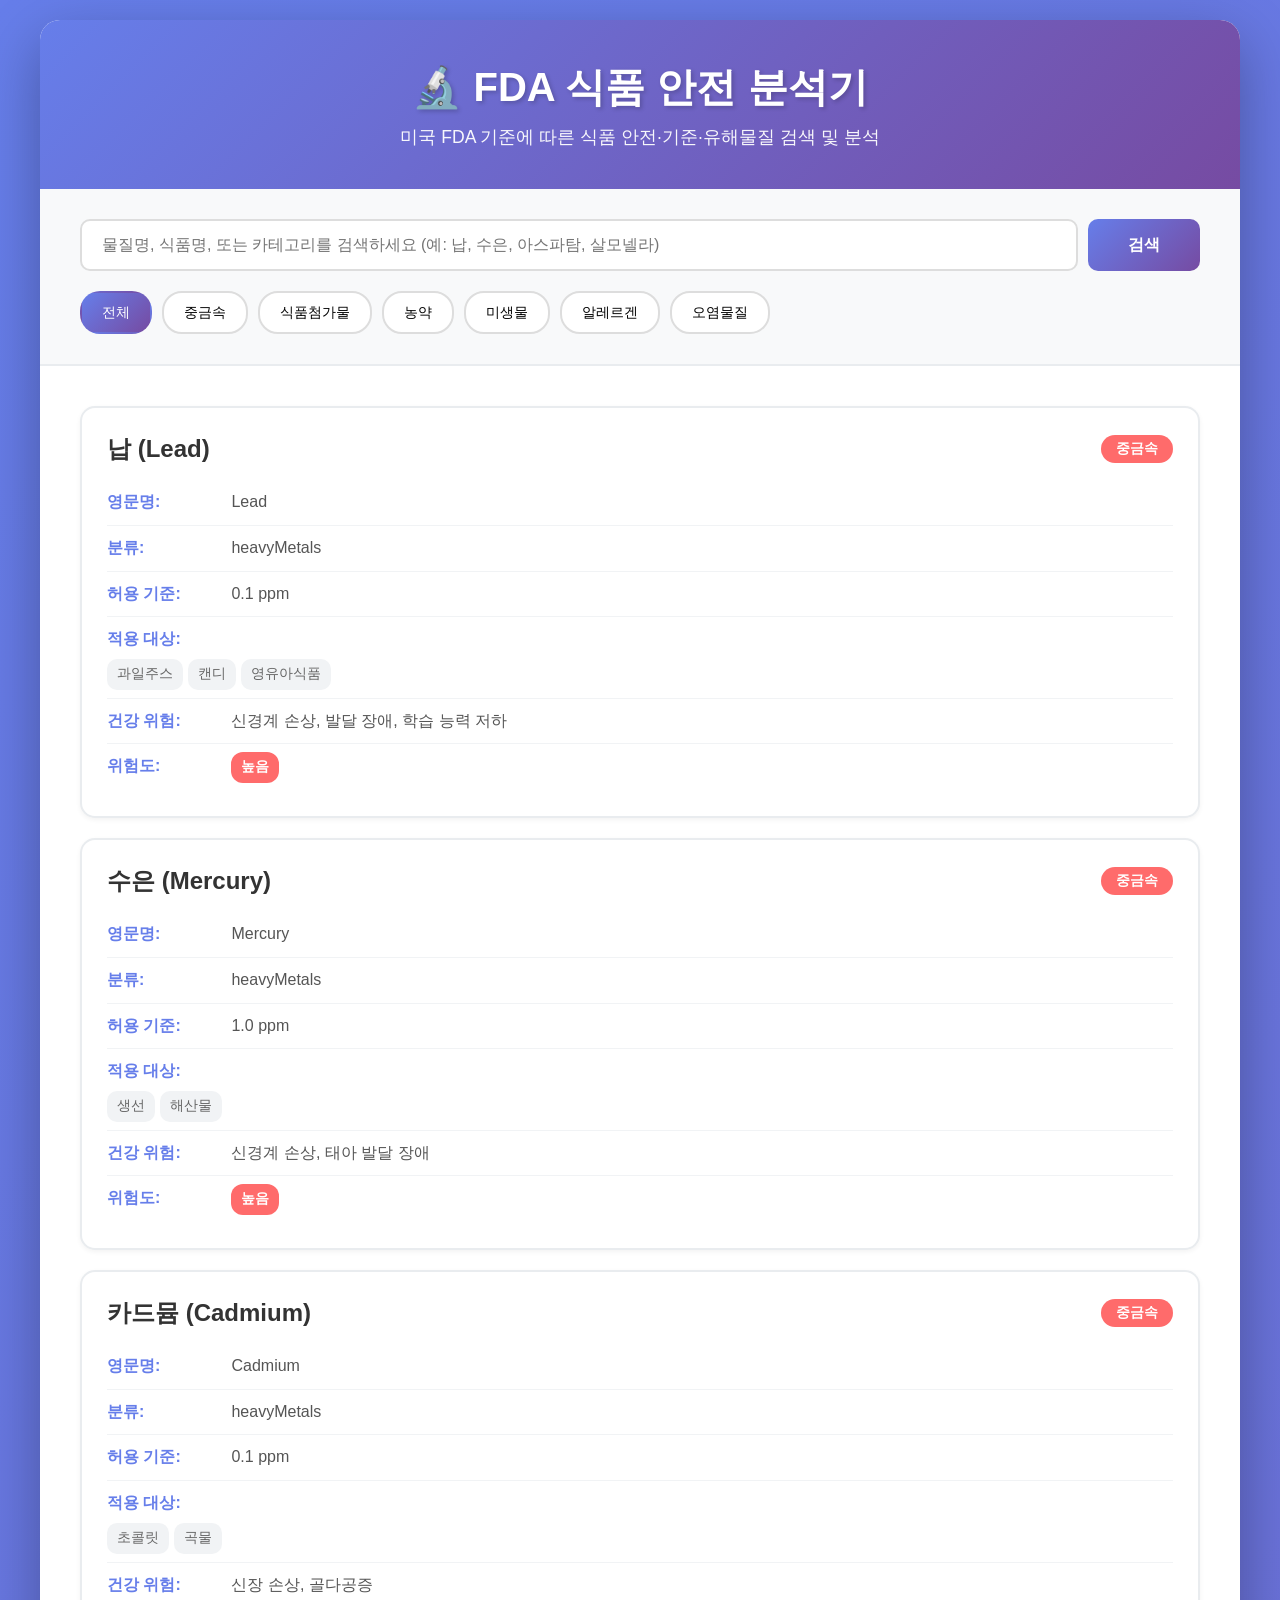
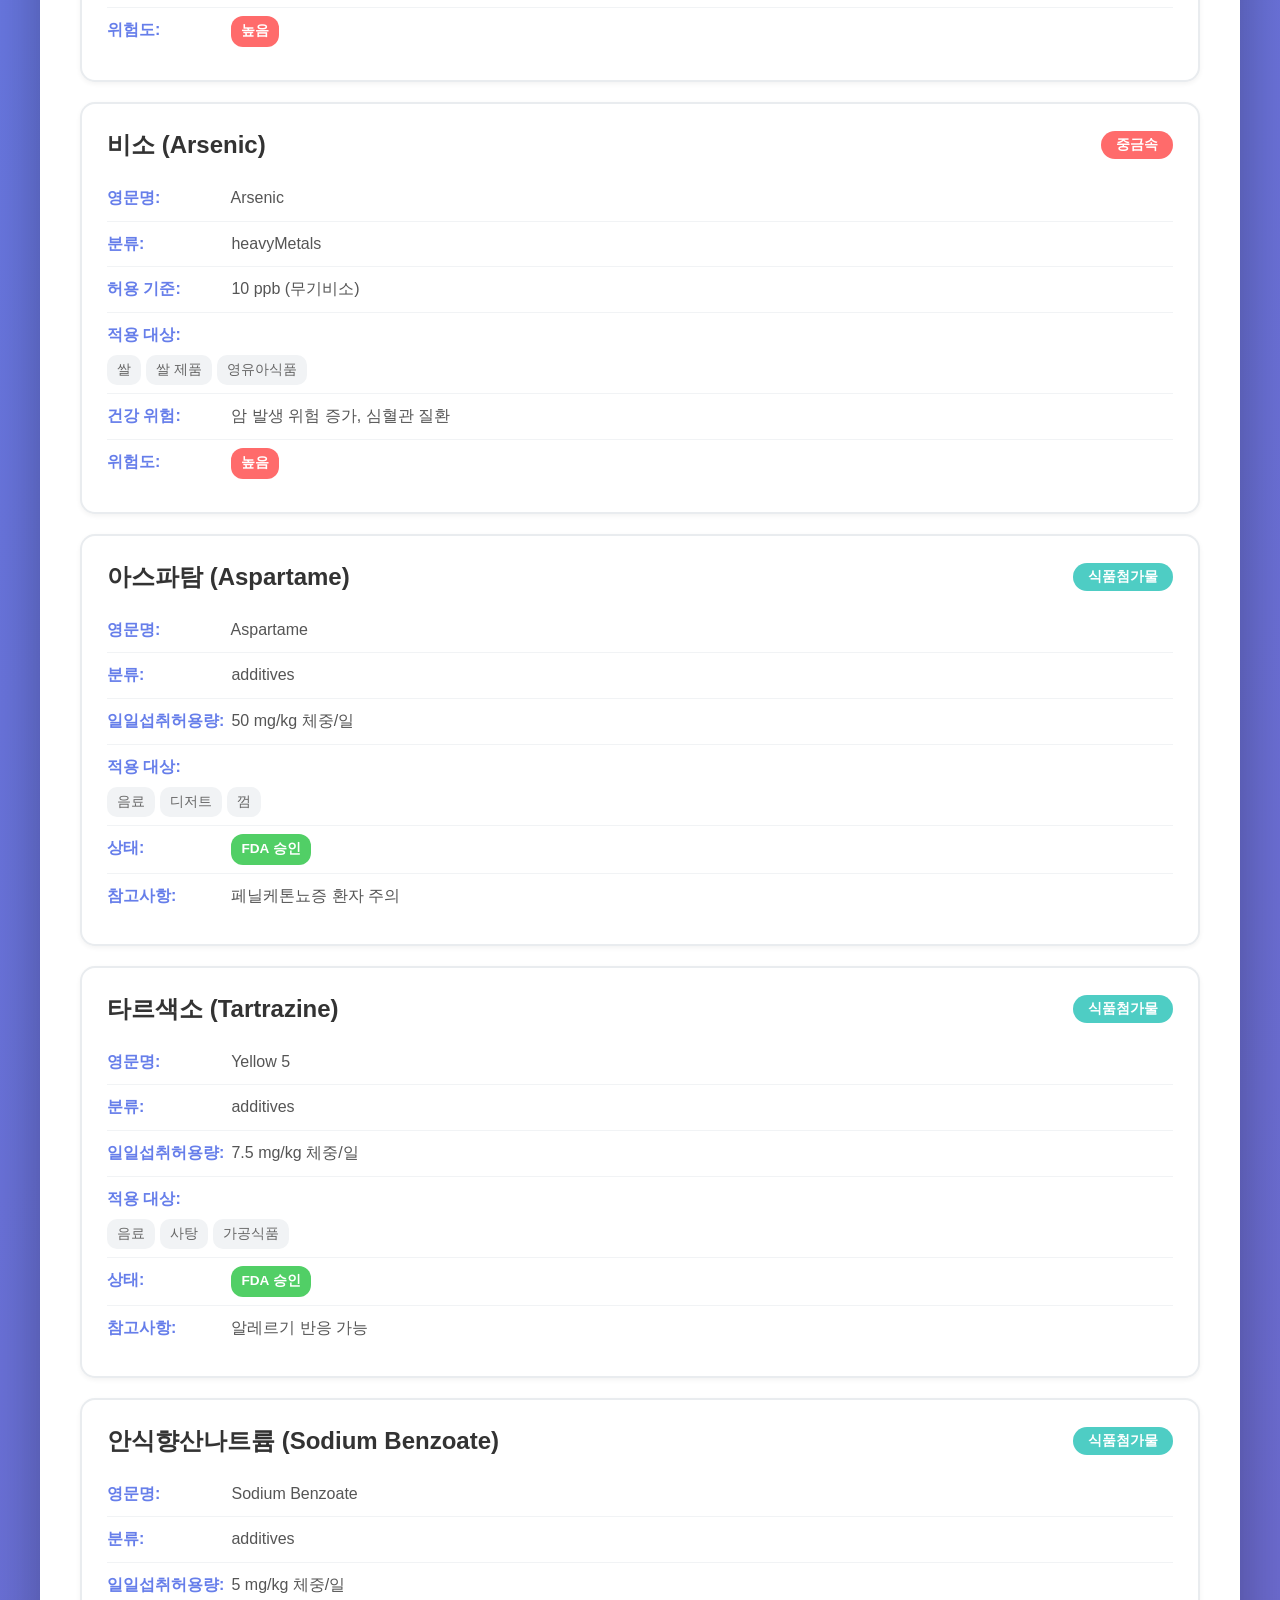
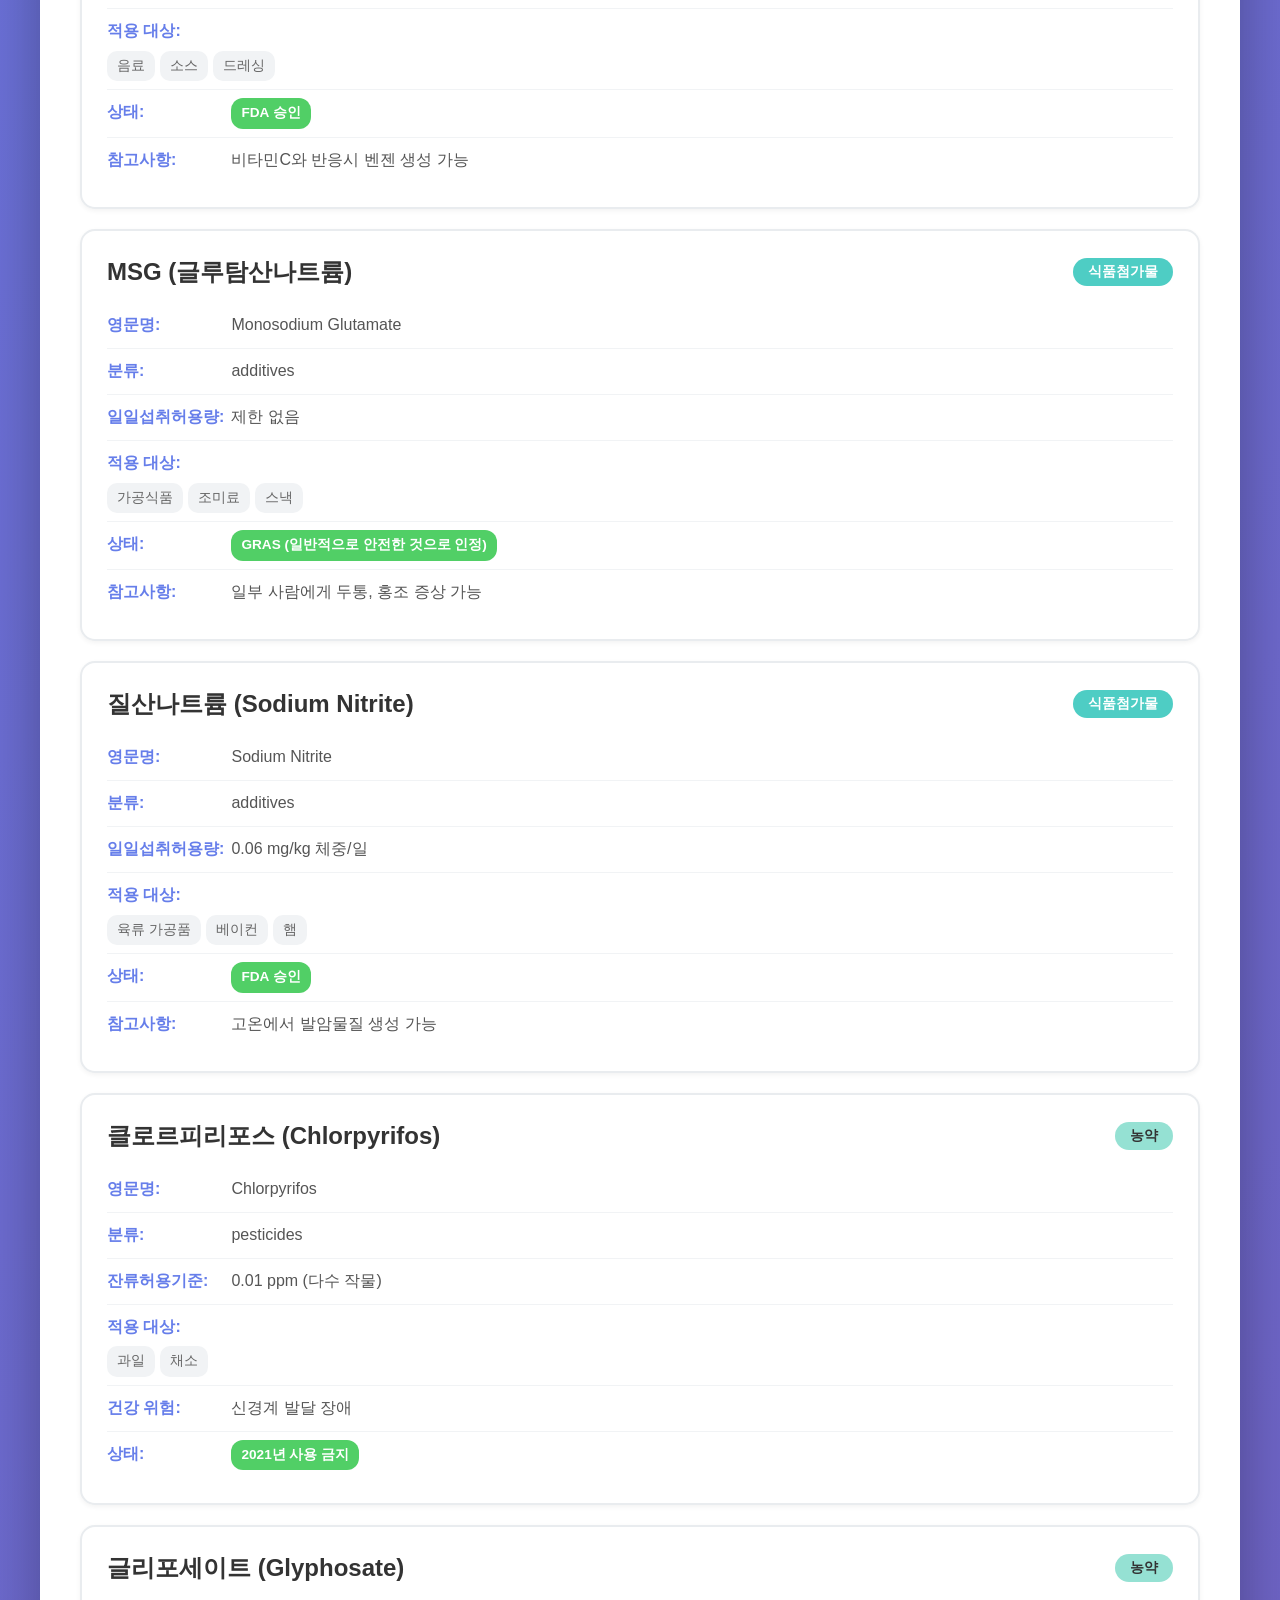
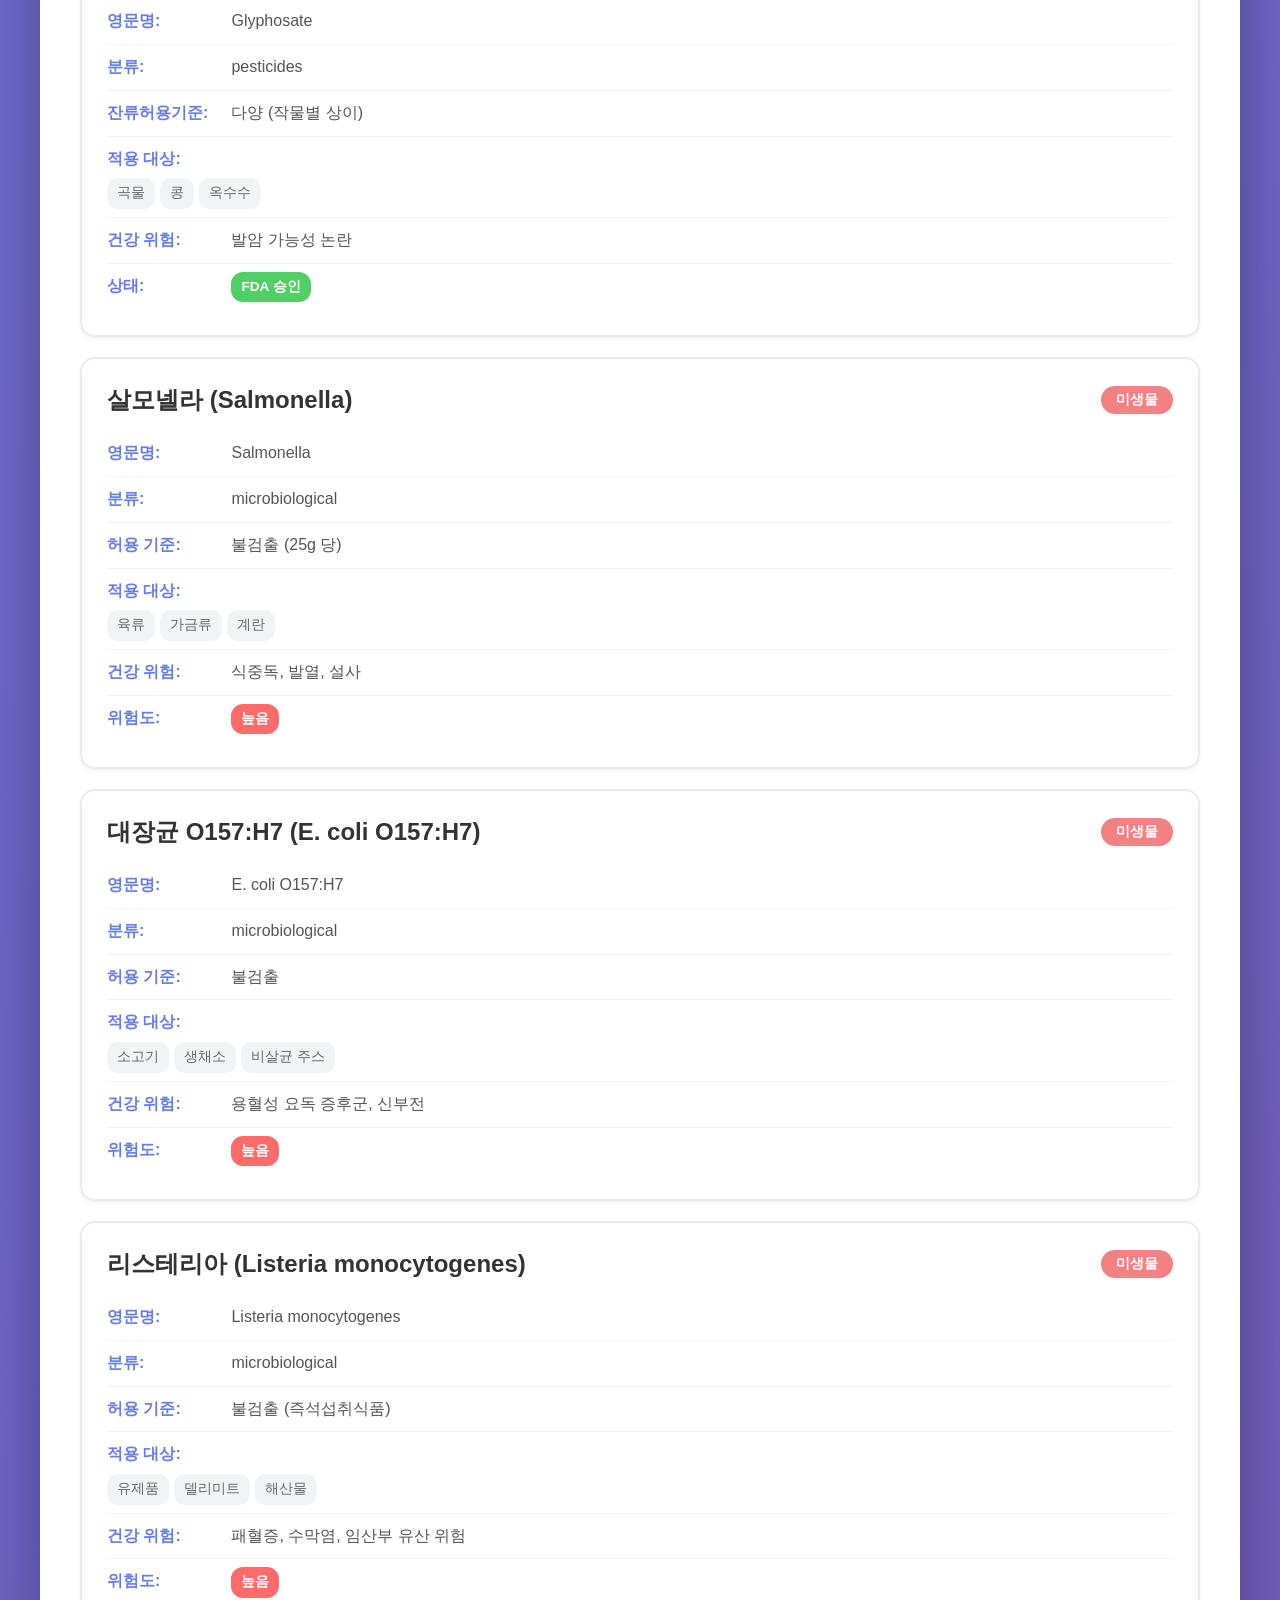
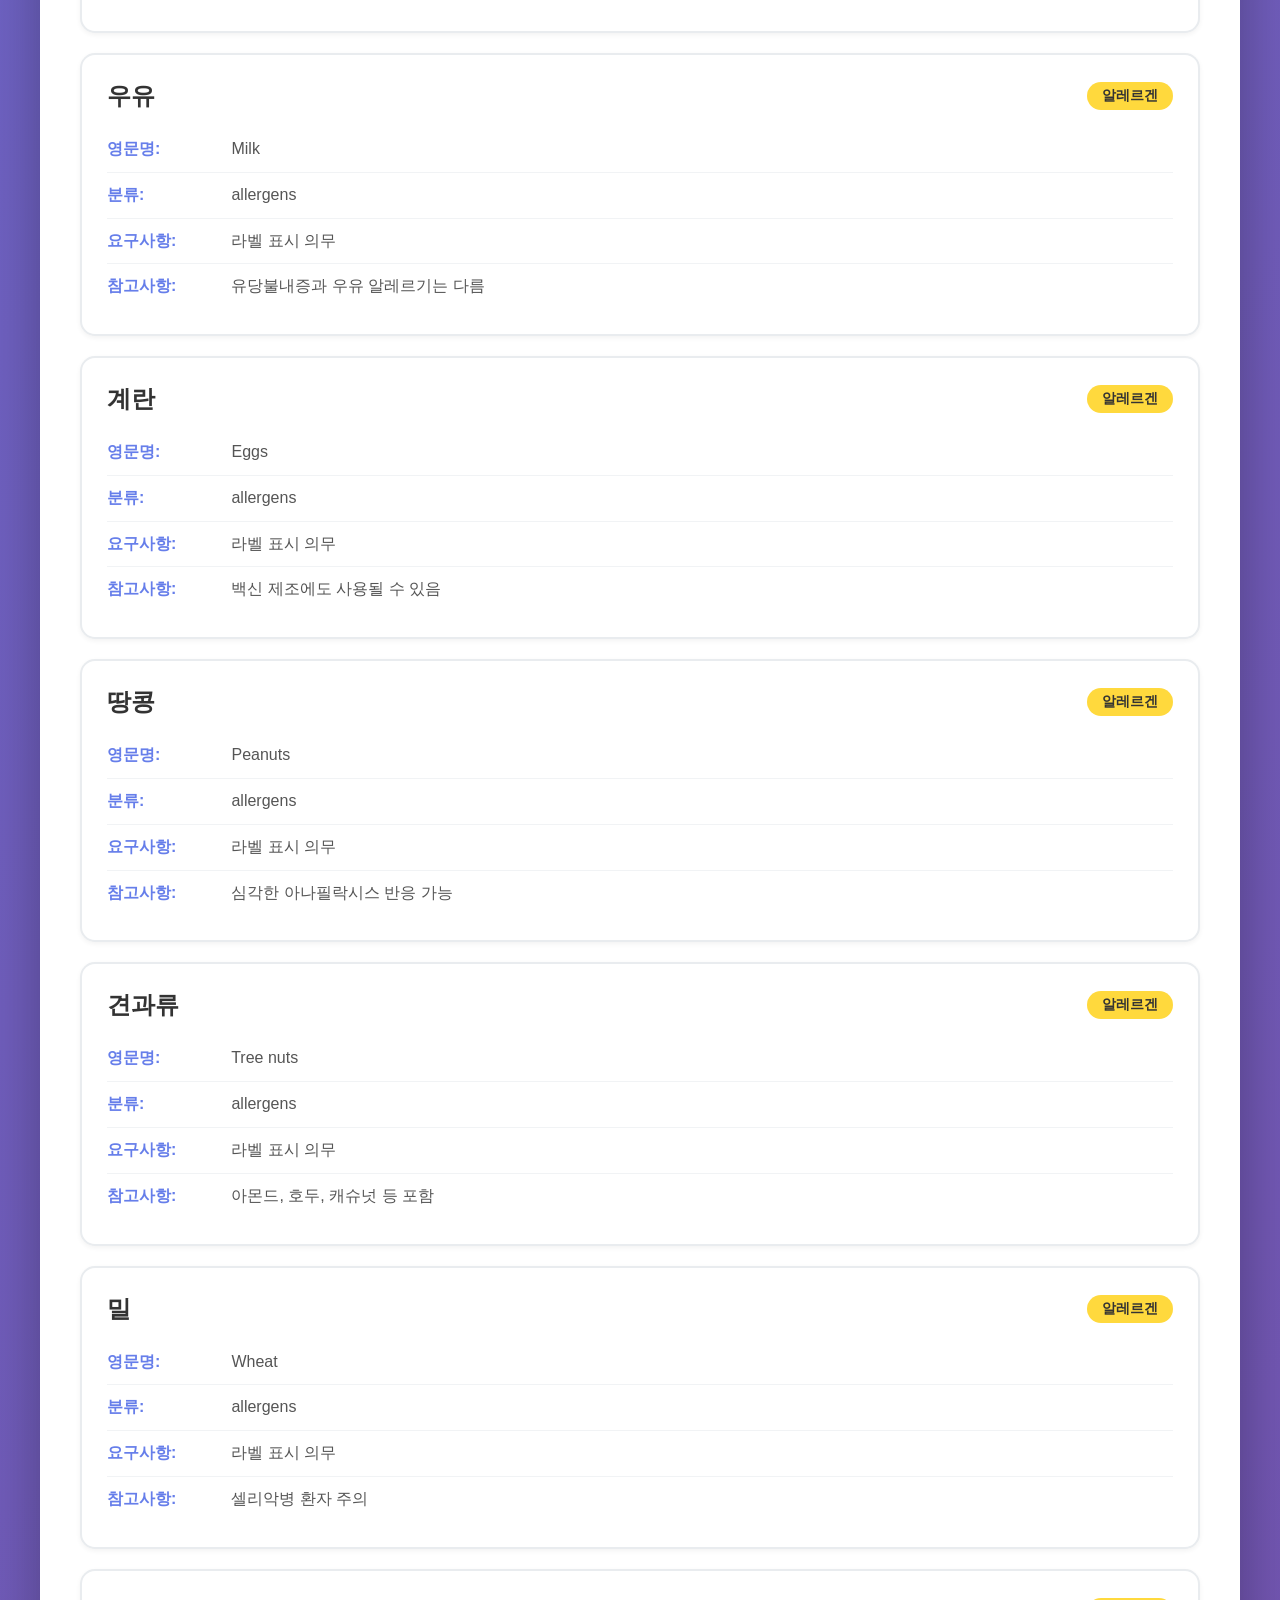
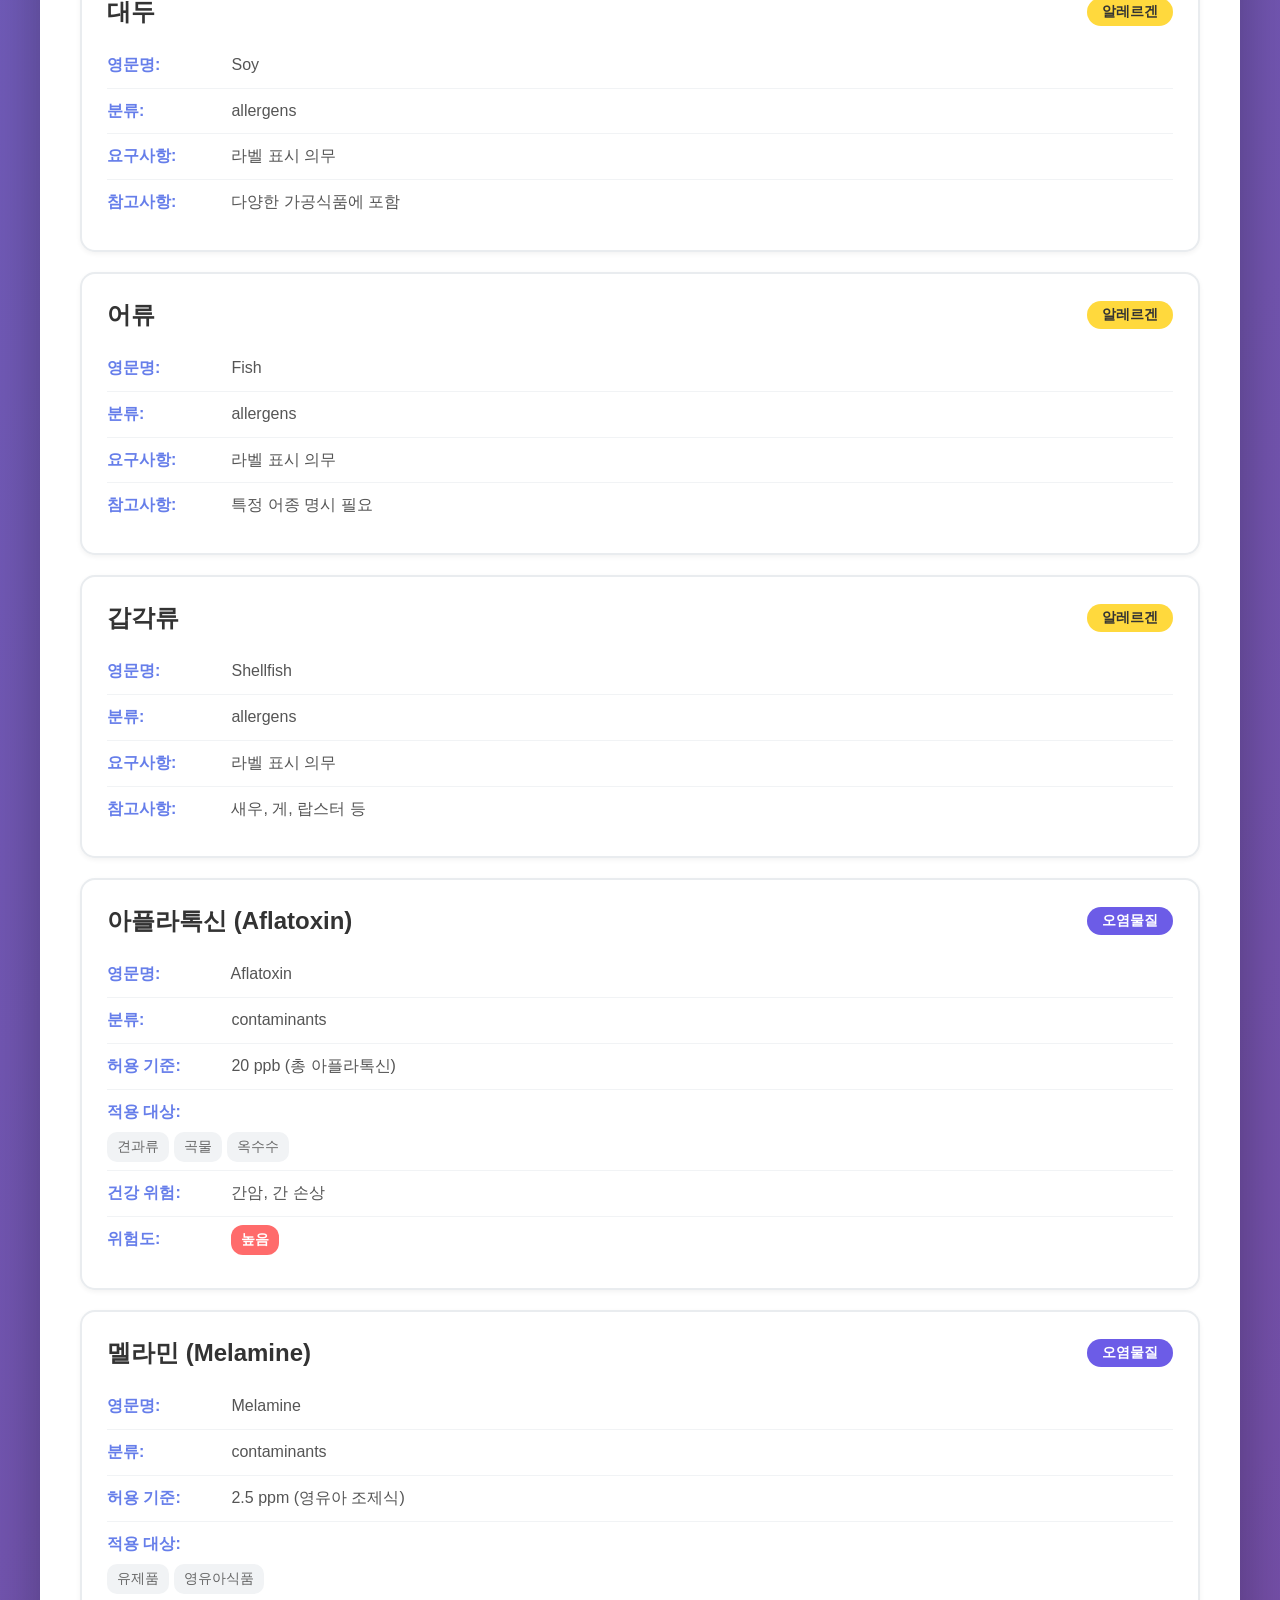
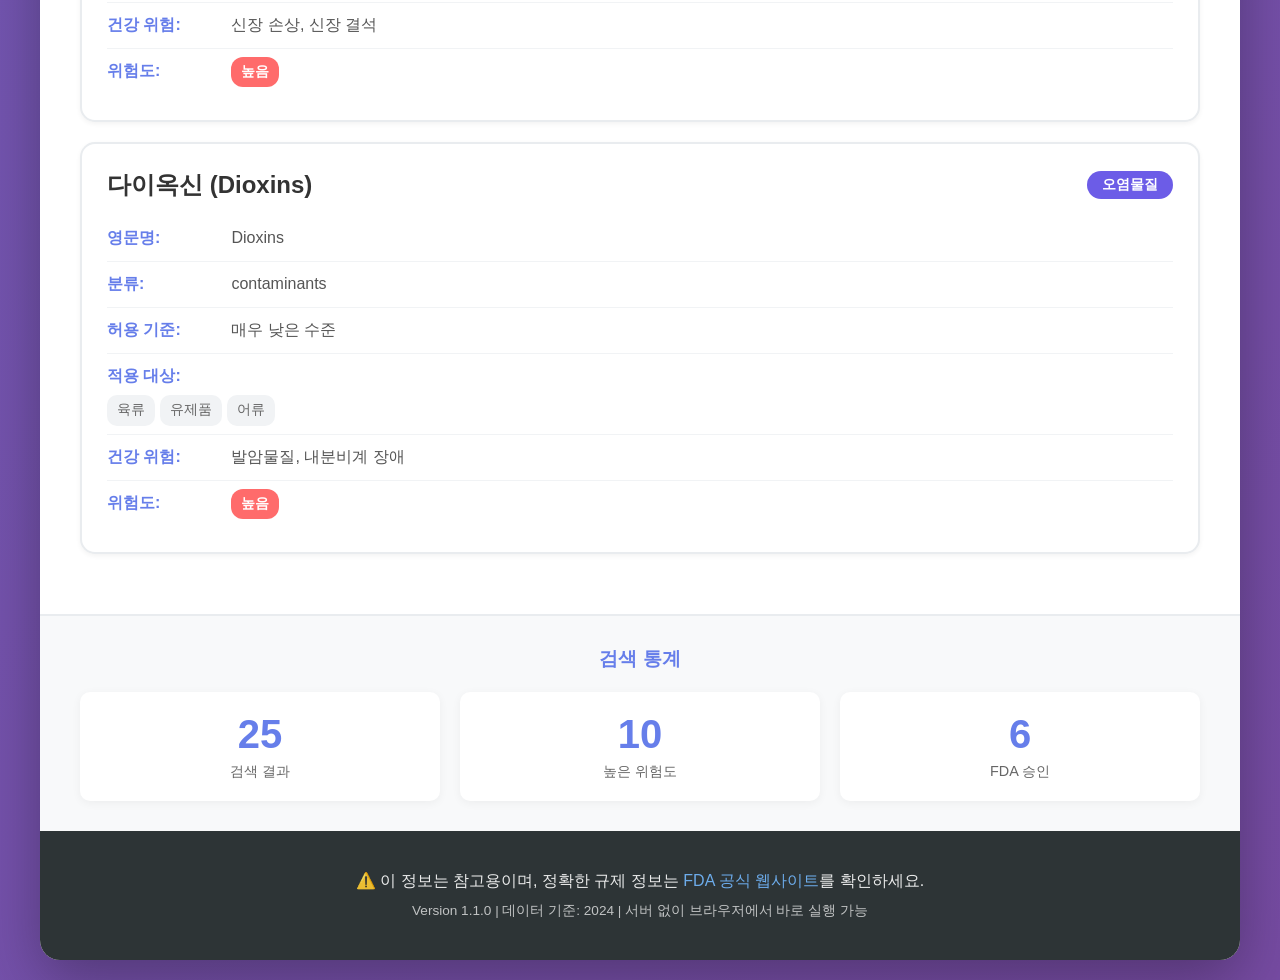
<file: index.html>
<!DOCTYPE html>
<html lang="ko">
<head>
    <meta charset="UTF-8">
    <meta name="viewport" content="width=device-width, initial-scale=1.0">
    <title>FDA 식품 안전 분석기</title>
    <link rel="stylesheet" href="css/styles.css">
</head>
<body>
    <div class="container">
        <header>
            <h1>🔬 FDA 식품 안전 분석기</h1>
            <p class="subtitle">미국 FDA 기준에 따른 식품 안전·기준·유해물질 검색 및 분석</p>
        </header>

        <div class="search-section">
            <div class="search-box">
                <input type="text" id="searchInput" placeholder="물질명, 식품명, 또는 카테고리를 검색하세요 (예: 납, 수은, 아스파탐, 살모넬라)">
                <button id="searchBtn">검색</button>
            </div>

            <div class="filter-buttons">
                <button class="filter-btn active" data-category="all">전체</button>
                <button class="filter-btn" data-category="heavyMetals">중금속</button>
                <button class="filter-btn" data-category="additives">식품첨가물</button>
                <button class="filter-btn" data-category="pesticides">농약</button>
                <button class="filter-btn" data-category="microbiological">미생물</button>
                <button class="filter-btn" data-category="allergens">알레르겐</button>
                <button class="filter-btn" data-category="contaminants">오염물질</button>
            </div>
        </div>

        <div id="results" class="results-section">
            <div class="welcome-message">
                <h2>🔬 FDA 식품 안전 데이터베이스</h2>
                <p><strong>데이터 로딩 중...</strong></p>
                <p>잠시만 기다려주세요. 모든 FDA 기준 데이터를 불러오고 있습니다.</p>
                <div style="margin-top: 20px; padding: 15px; background: #f0f0f0; border-radius: 8px;">
                    <p style="margin: 0;"><strong>포함된 데이터:</strong></p>
                    <ul style="margin-top: 10px;">
                        <li>중금속 (납, 수은, 카드뮴, 비소) 허용 기준</li>
                        <li>식품첨가물 일일섭취허용량 (ADI)</li>
                        <li>농약 잔류 허용 기준</li>
                        <li>미생물 안전 기준</li>
                        <li>주요 알레르겐 정보</li>
                        <li>식품 오염물질 기준</li>
                    </ul>
                </div>
            </div>
        </div>

        <div class="stats-section" id="statsSection" style="display: none;">
            <h3>검색 통계</h3>
            <div class="stats-grid">
                <div class="stat-card">
                    <div class="stat-number" id="totalResults">0</div>
                    <div class="stat-label">검색 결과</div>
                </div>
                <div class="stat-card">
                    <div class="stat-number" id="highSeverity">0</div>
                    <div class="stat-label">높은 위험도</div>
                </div>
                <div class="stat-card">
                    <div class="stat-number" id="fdaApproved">0</div>
                    <div class="stat-label">FDA 승인</div>
                </div>
            </div>
        </div>

        <footer>
            <p>⚠️ 이 정보는 참고용이며, 정확한 규제 정보는 <a href="https://www.fda.gov" target="_blank">FDA 공식 웹사이트</a>를 확인하세요.</p>
            <p class="version">Version 1.1.0 | 데이터 기준: 2024 | 서버 없이 브라우저에서 바로 실행 가능</p>
        </footer>
    </div>

    <!-- FDA 데이터를 먼저 로드 -->
    <script src="js/fda-data.js"></script>
    <!-- 메인 애플리케이션 로직 -->
    <script src="js/app.js"></script>
</body>
</html>
</file>
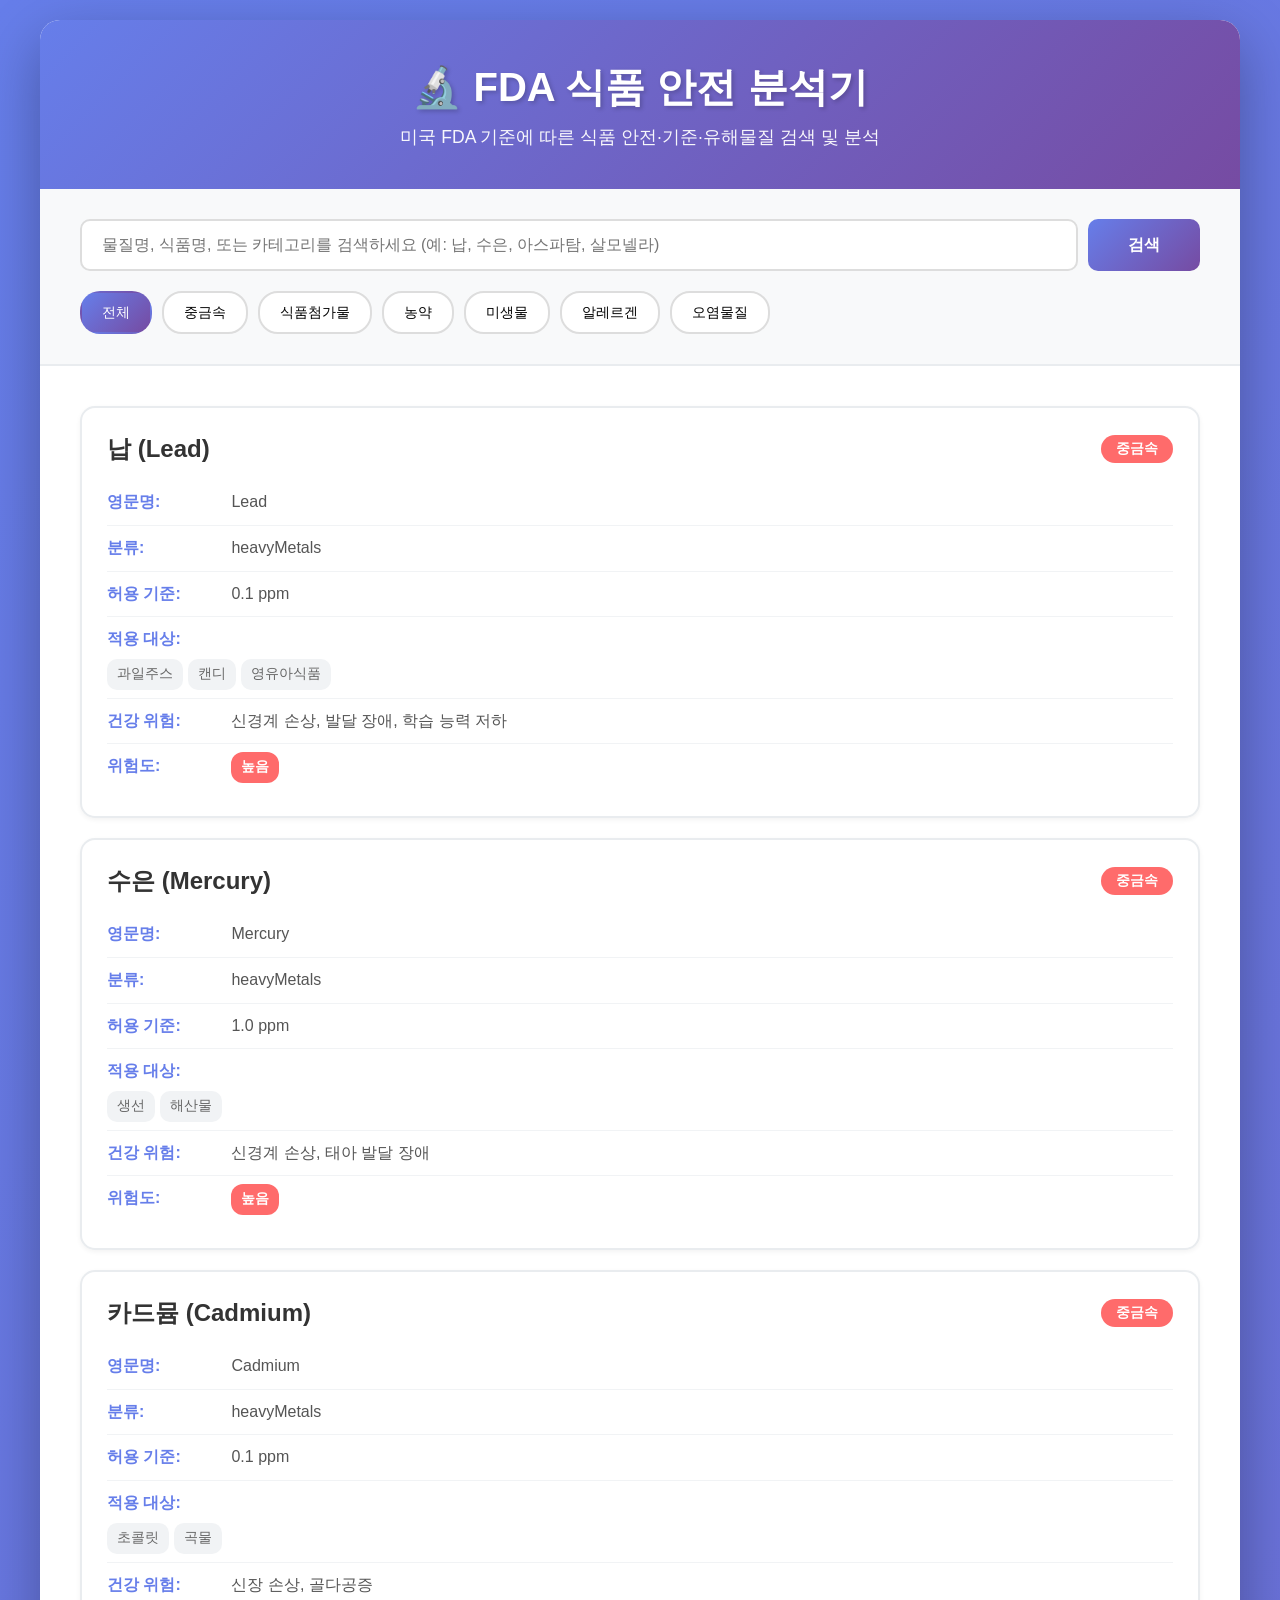
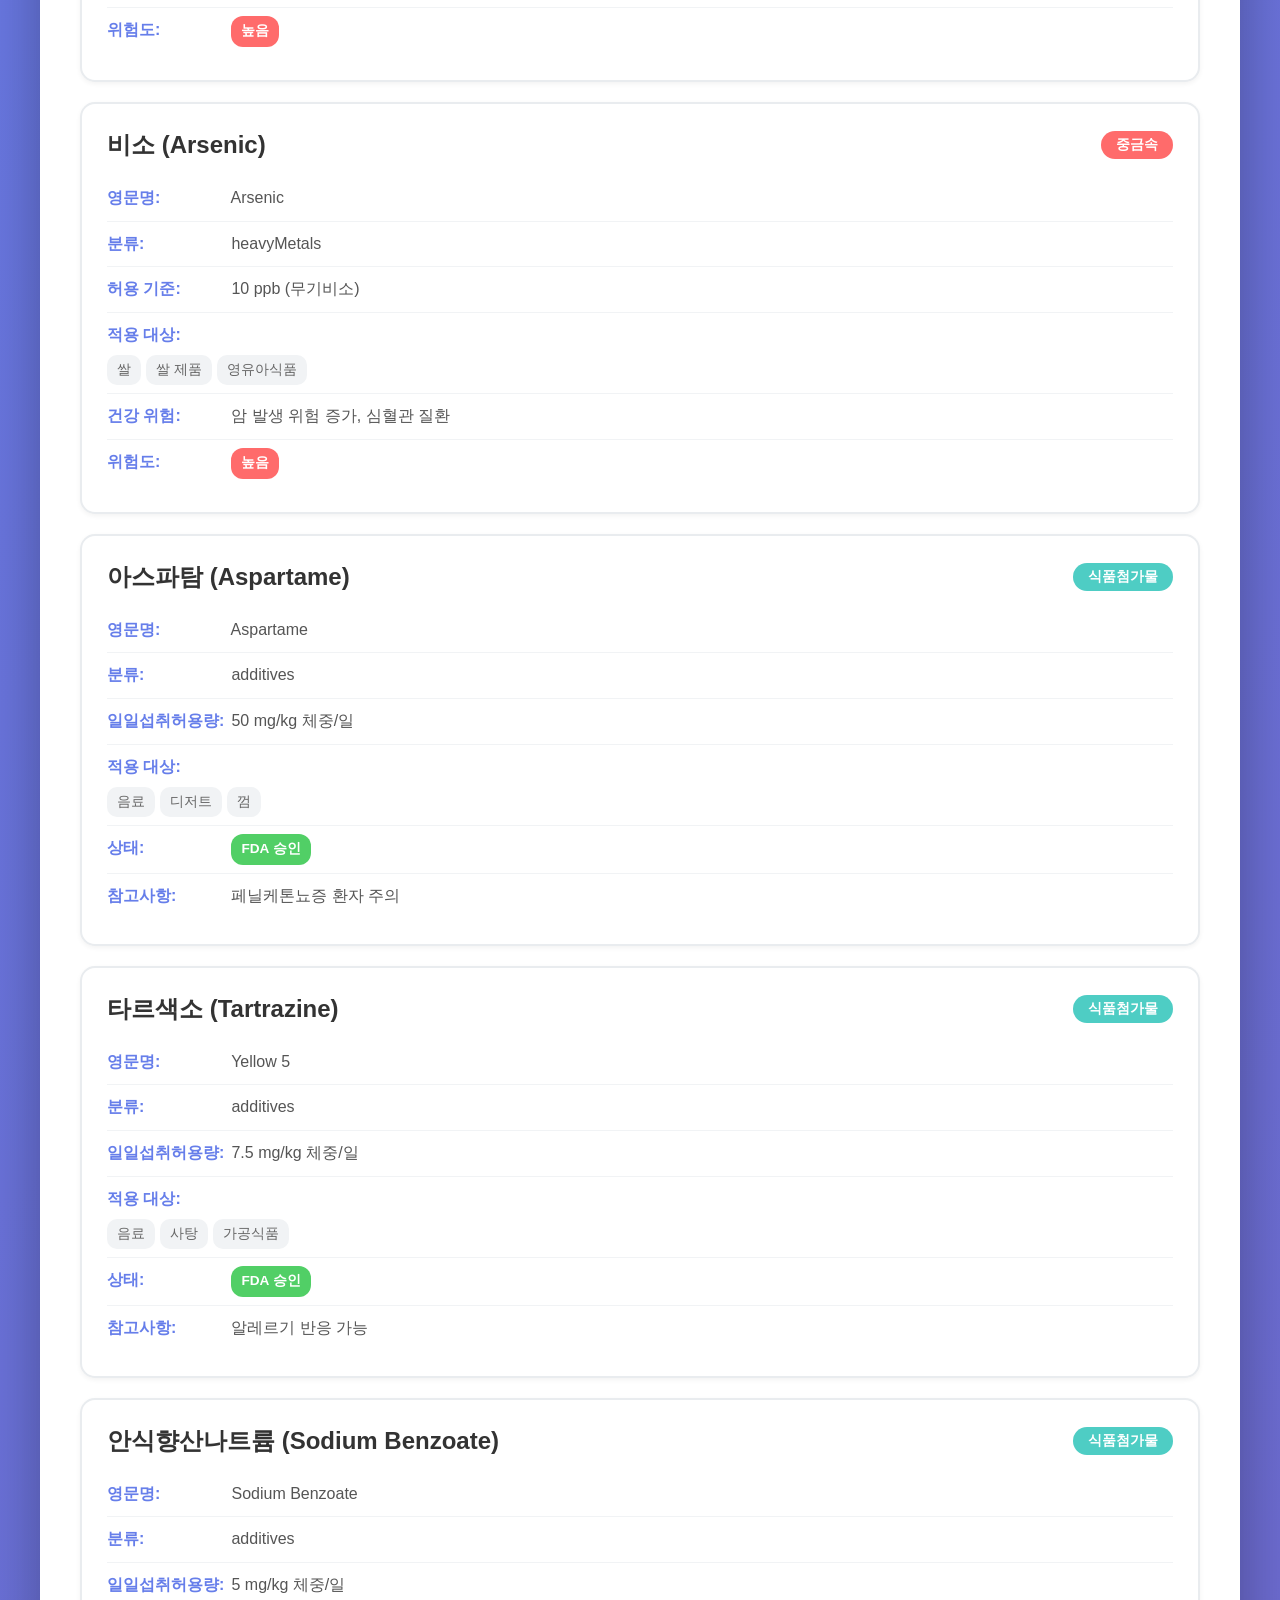
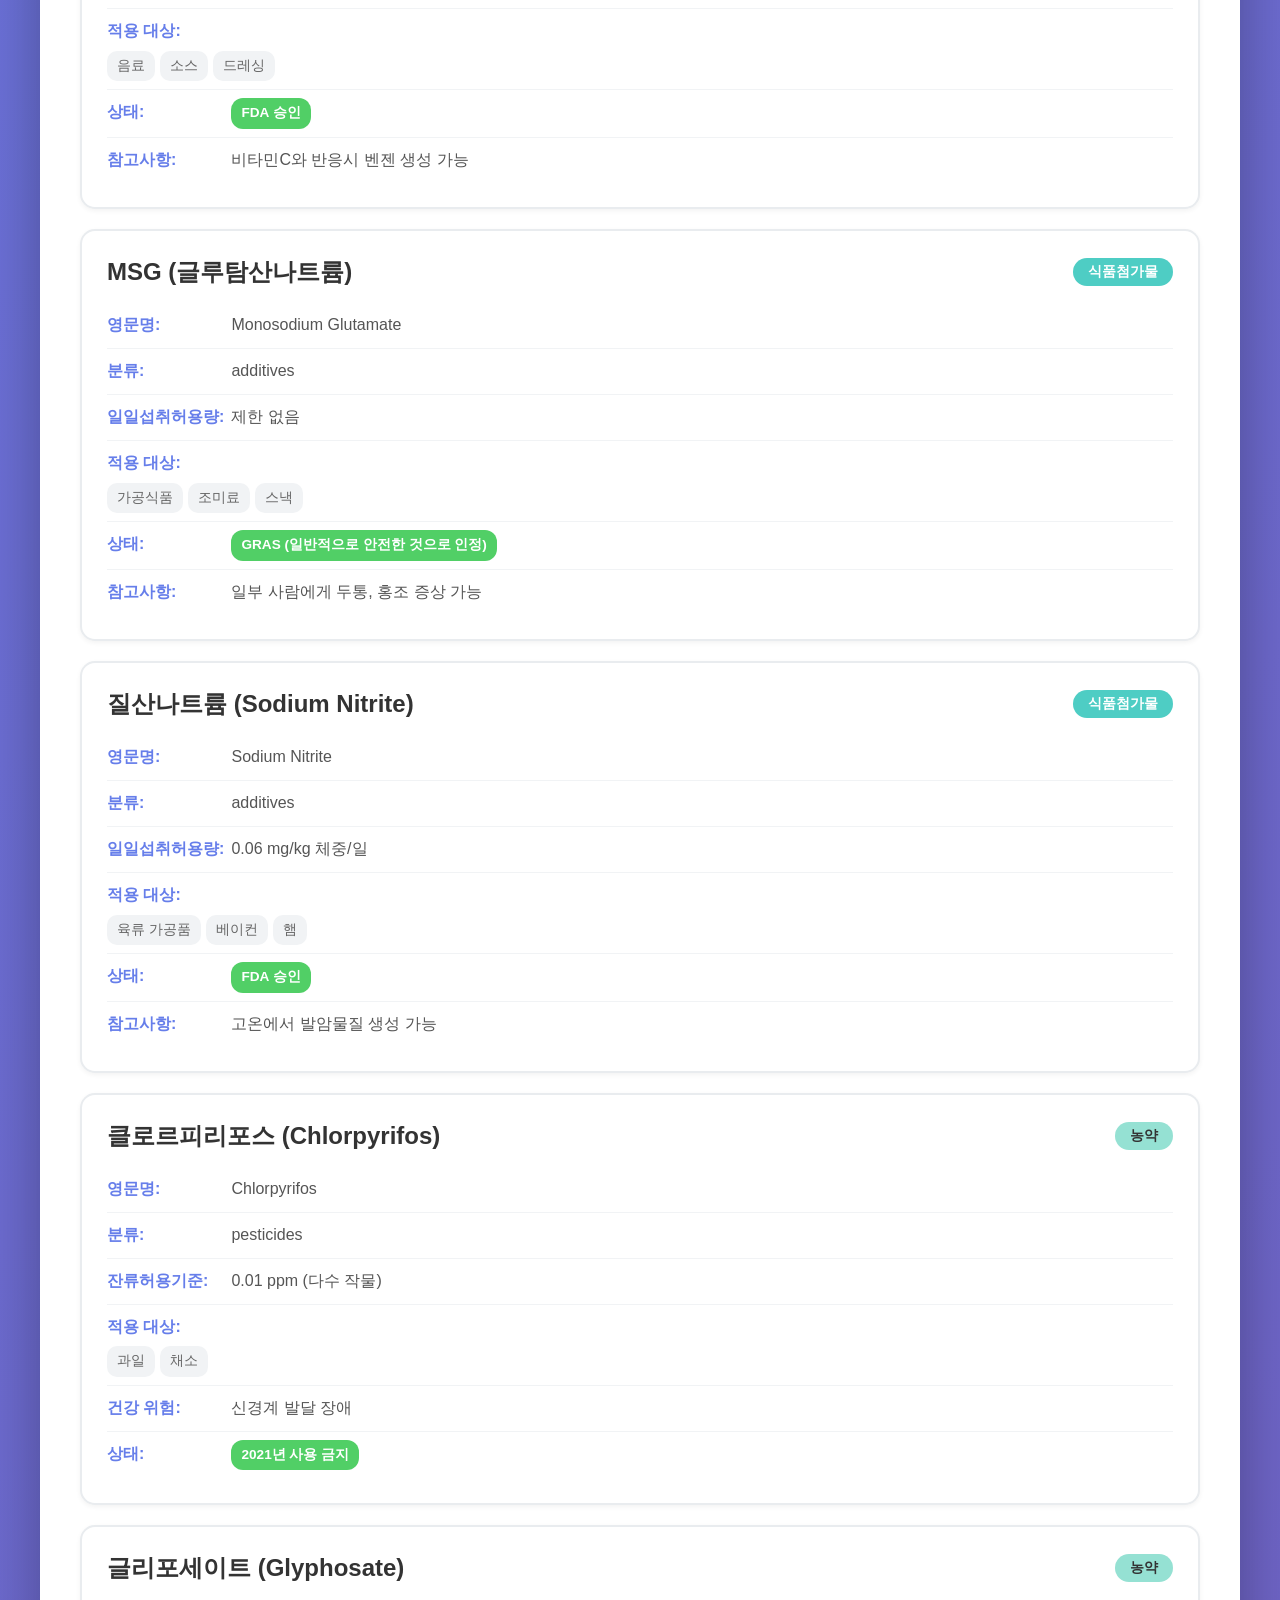
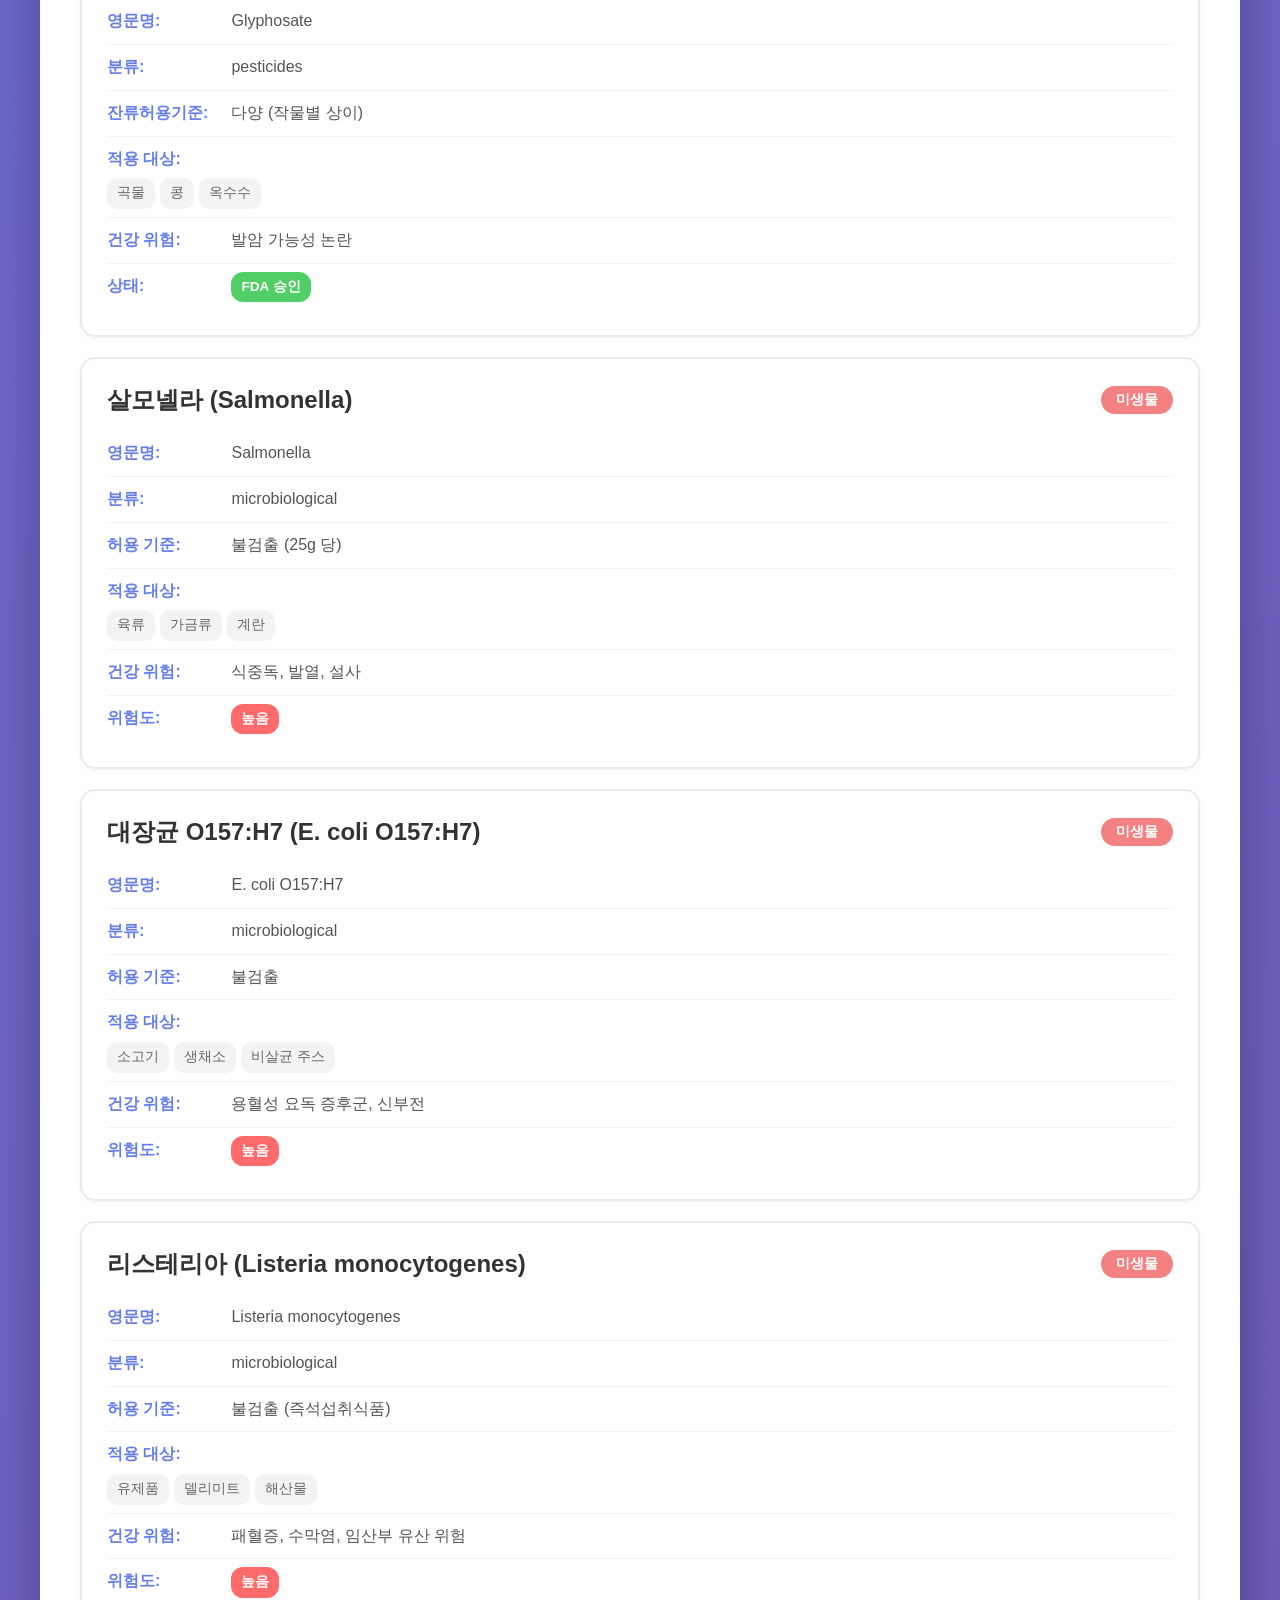
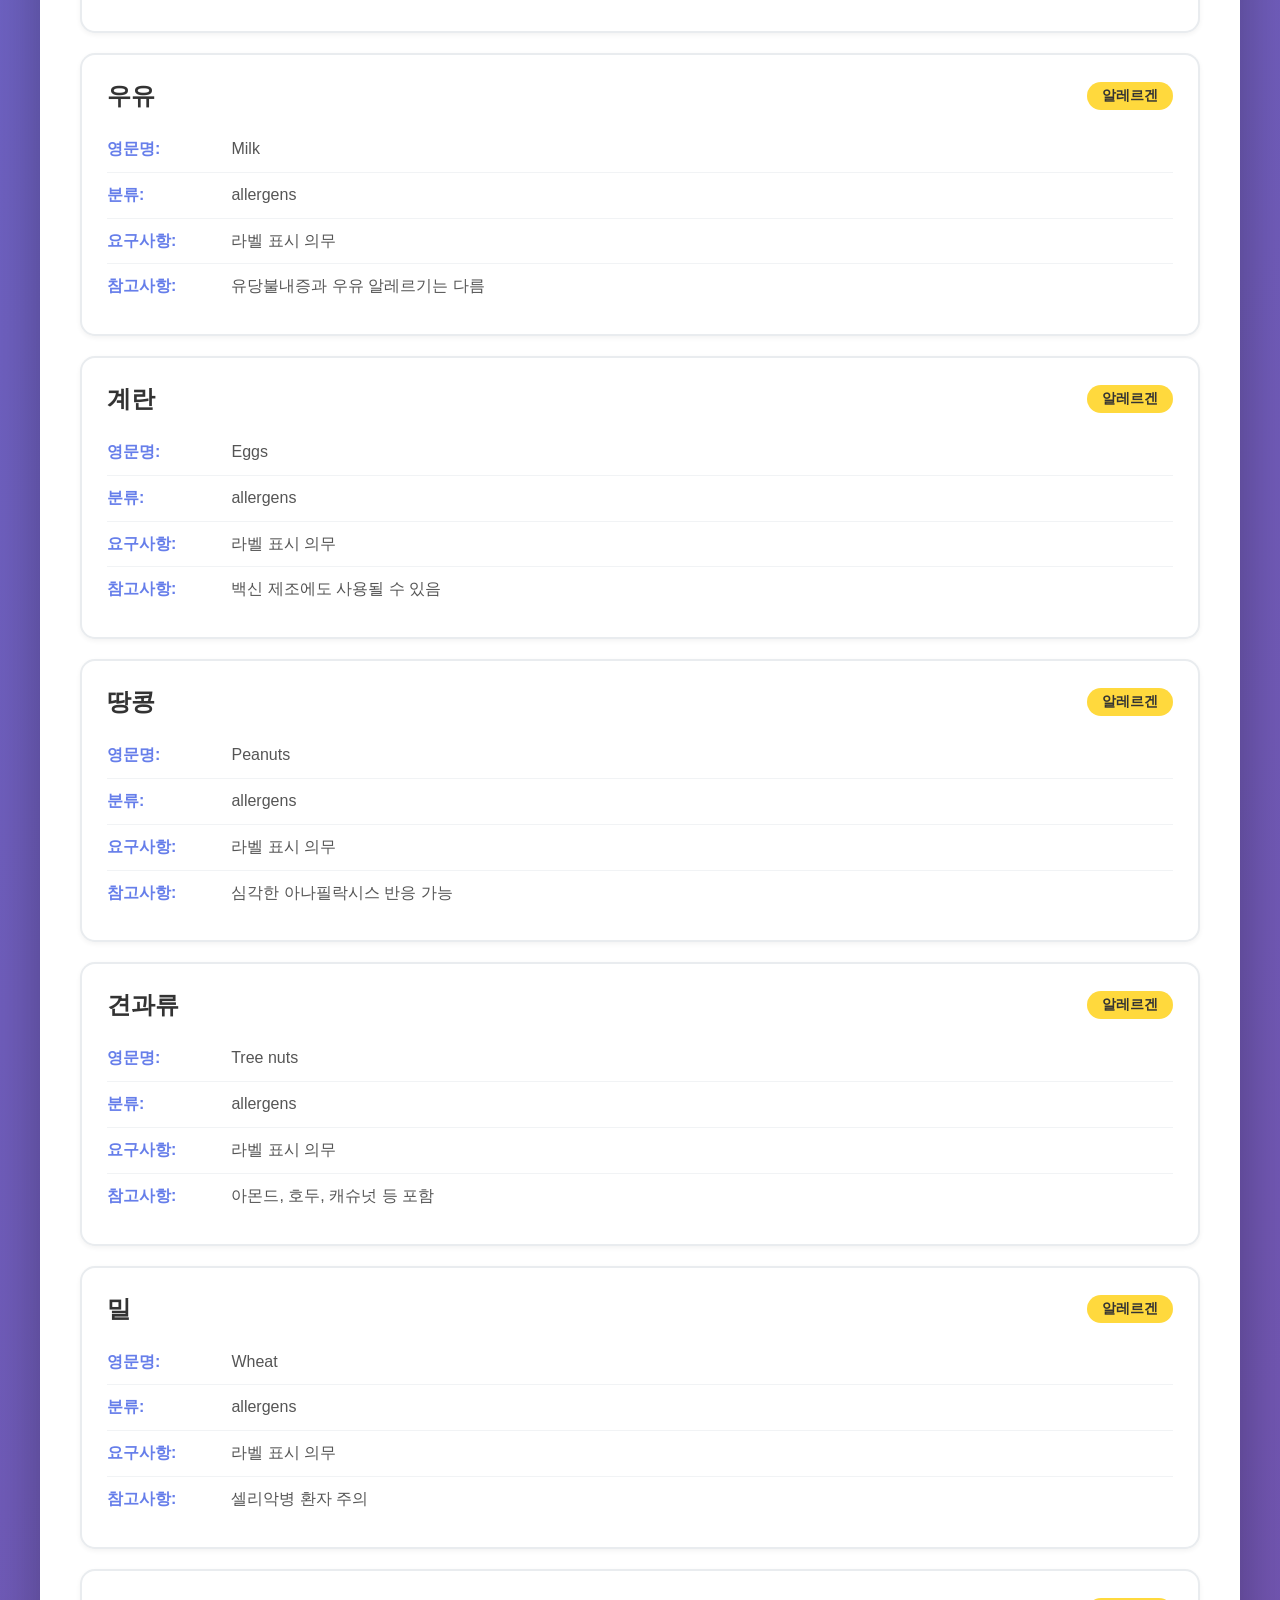
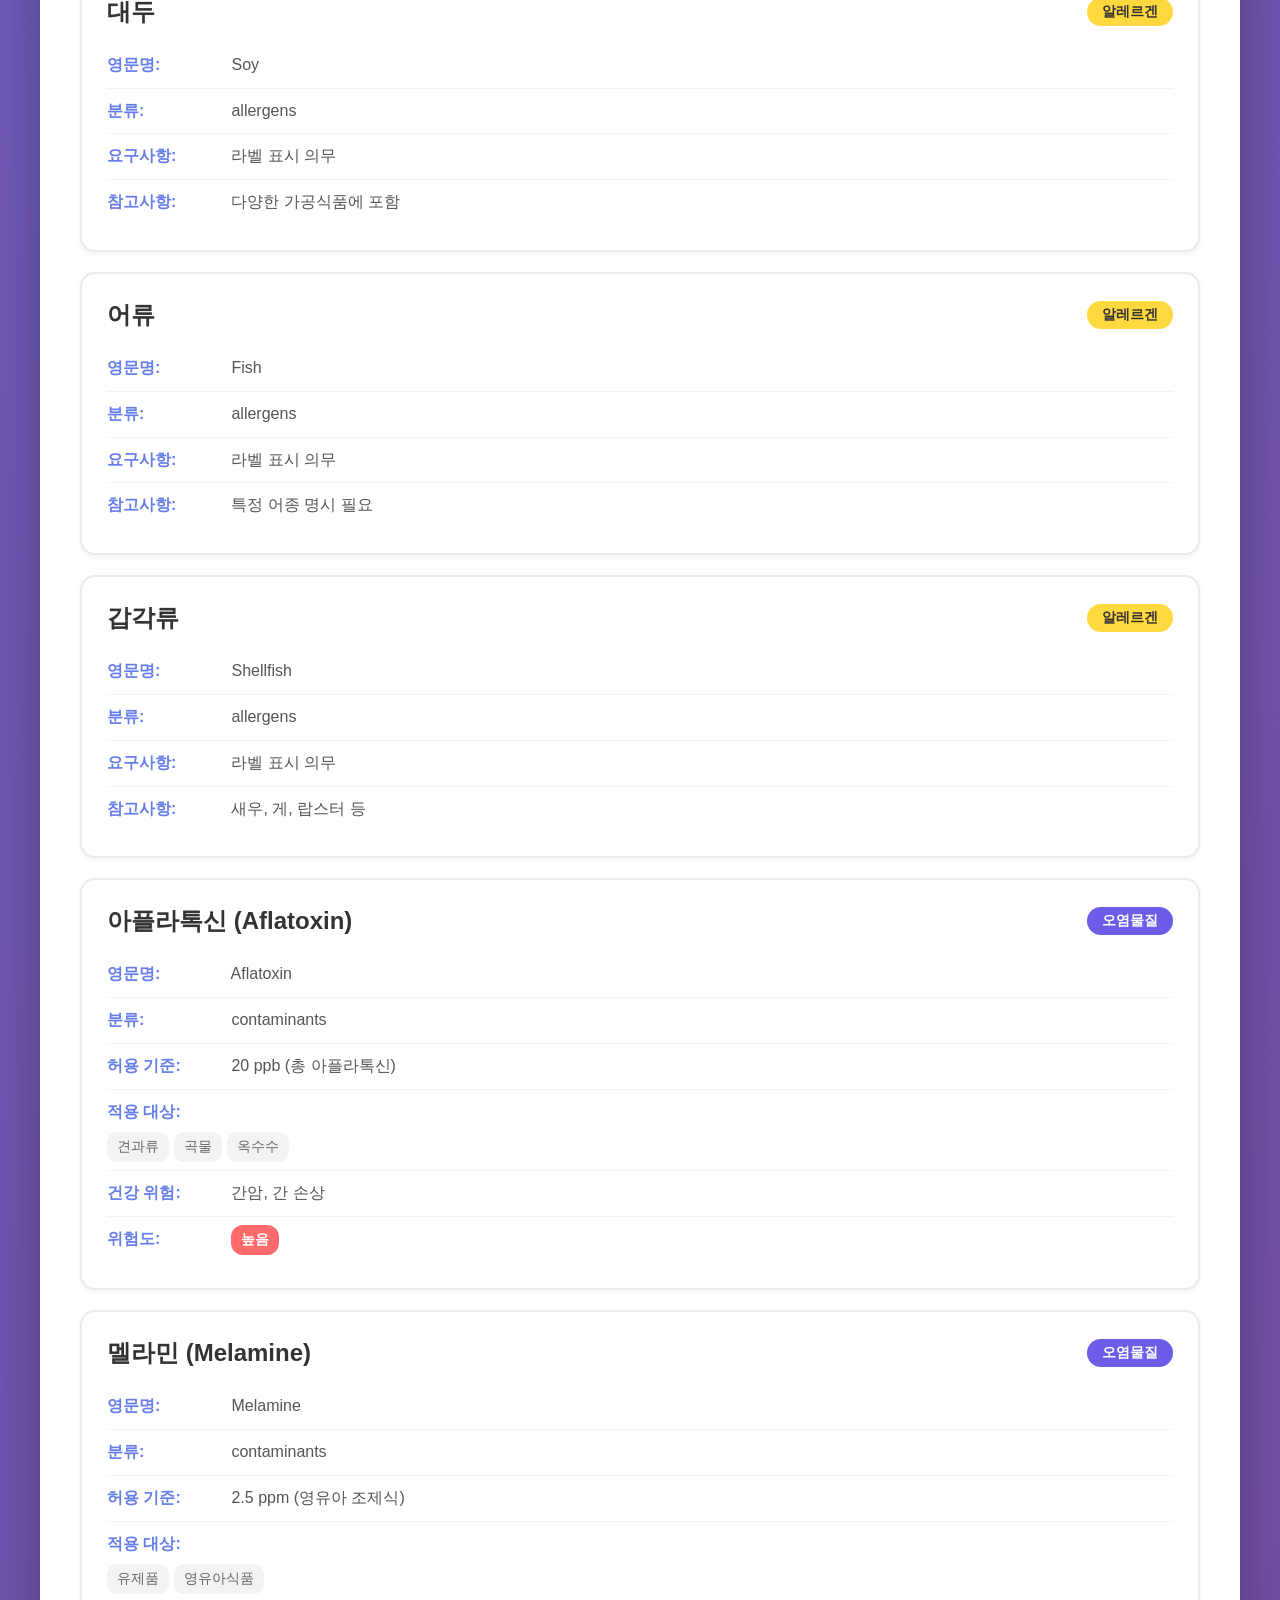
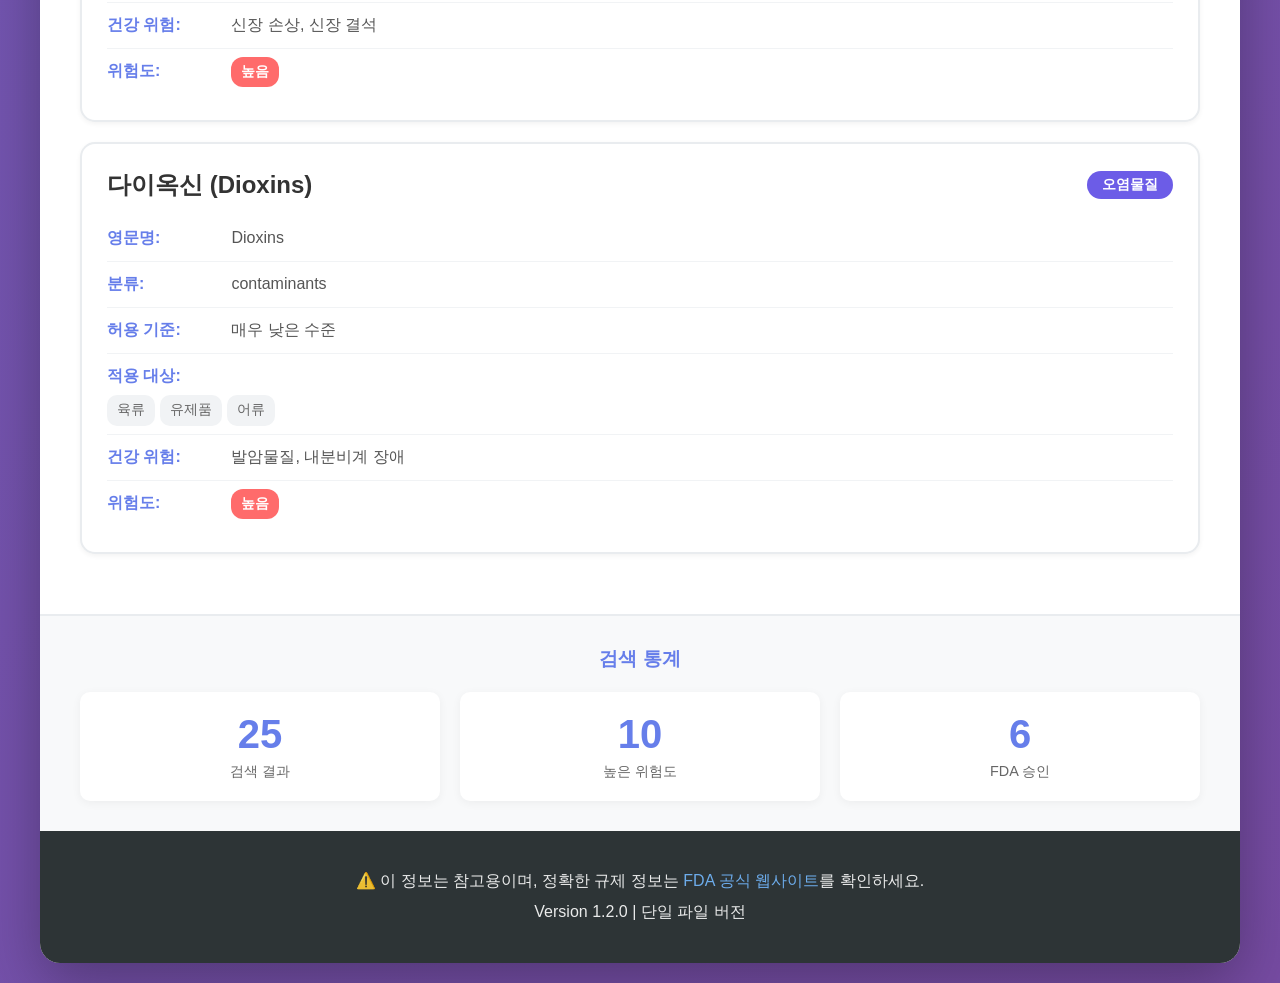
<file: index-standalone.html>
<!DOCTYPE html>
<html lang="ko">
<head>
    <meta charset="UTF-8">
    <meta name="viewport" content="width=device-width, initial-scale=1.0">
    <title>FDA 식품 안전 분석기</title>
    <style>
        * {
            margin: 0;
            padding: 0;
            box-sizing: border-box;
        }

        body {
            font-family: 'Segoe UI', Tahoma, Geneva, Verdana, sans-serif;
            background: linear-gradient(135deg, #667eea 0%, #764ba2 100%);
            min-height: 100vh;
            padding: 20px;
            color: #333;
        }

        .container {
            max-width: 1200px;
            margin: 0 auto;
            background: white;
            border-radius: 20px;
            box-shadow: 0 20px 60px rgba(0, 0, 0, 0.3);
            overflow: hidden;
        }

        header {
            background: linear-gradient(135deg, #667eea 0%, #764ba2 100%);
            color: white;
            padding: 40px;
            text-align: center;
        }

        header h1 {
            font-size: 2.5em;
            margin-bottom: 10px;
            text-shadow: 2px 2px 4px rgba(0, 0, 0, 0.2);
        }

        .subtitle {
            font-size: 1.1em;
            opacity: 0.95;
        }

        .search-section {
            padding: 30px 40px;
            background: #f8f9fa;
            border-bottom: 2px solid #e9ecef;
        }

        .search-box {
            display: flex;
            gap: 10px;
            margin-bottom: 20px;
        }

        #searchInput {
            flex: 1;
            padding: 15px 20px;
            border: 2px solid #ddd;
            border-radius: 10px;
            font-size: 1em;
            transition: all 0.3s ease;
        }

        #searchInput:focus {
            outline: none;
            border-color: #667eea;
            box-shadow: 0 0 0 3px rgba(102, 126, 234, 0.1);
        }

        #searchBtn {
            padding: 15px 40px;
            background: linear-gradient(135deg, #667eea 0%, #764ba2 100%);
            color: white;
            border: none;
            border-radius: 10px;
            font-size: 1em;
            font-weight: bold;
            cursor: pointer;
            transition: transform 0.2s ease, box-shadow 0.2s ease;
        }

        #searchBtn:hover {
            transform: translateY(-2px);
            box-shadow: 0 5px 15px rgba(102, 126, 234, 0.4);
        }

        .filter-buttons {
            display: flex;
            flex-wrap: wrap;
            gap: 10px;
        }

        .filter-btn {
            padding: 10px 20px;
            background: white;
            border: 2px solid #ddd;
            border-radius: 20px;
            cursor: pointer;
            transition: all 0.3s ease;
            font-size: 0.9em;
        }

        .filter-btn:hover {
            border-color: #667eea;
            color: #667eea;
        }

        .filter-btn.active {
            background: linear-gradient(135deg, #667eea 0%, #764ba2 100%);
            color: white;
            border-color: transparent;
        }

        .results-section {
            padding: 40px;
            min-height: 400px;
        }

        .result-card {
            background: white;
            border: 2px solid #e9ecef;
            border-radius: 15px;
            padding: 25px;
            margin-bottom: 20px;
            transition: all 0.3s ease;
            box-shadow: 0 2px 5px rgba(0, 0, 0, 0.05);
        }

        .result-card:hover {
            transform: translateY(-5px);
            box-shadow: 0 10px 25px rgba(0, 0, 0, 0.1);
            border-color: #667eea;
        }

        .result-header {
            display: flex;
            justify-content: space-between;
            align-items: center;
            margin-bottom: 15px;
            flex-wrap: wrap;
            gap: 10px;
        }

        .result-title {
            font-size: 1.5em;
            color: #333;
            font-weight: bold;
        }

        .result-category {
            display: inline-block;
            padding: 5px 15px;
            border-radius: 20px;
            font-size: 0.85em;
            font-weight: bold;
            background: #e9ecef;
            color: #666;
        }

        .category-heavyMetals { background: #ff6b6b; color: white; }
        .category-additives { background: #4ecdc4; color: white; }
        .category-pesticides { background: #95e1d3; color: #333; }
        .category-microbiological { background: #f38181; color: white; }
        .category-allergens { background: #ffd93d; color: #333; }
        .category-contaminants { background: #6c5ce7; color: white; }

        .result-body {
            line-height: 1.8;
        }

        .result-row {
            padding: 8px 0;
            border-bottom: 1px solid #f1f3f5;
        }

        .result-row:last-child {
            border-bottom: none;
        }

        .result-label {
            font-weight: bold;
            color: #667eea;
            display: inline-block;
            min-width: 120px;
        }

        .result-value {
            color: #555;
        }

        .severity-badge {
            display: inline-block;
            padding: 3px 10px;
            border-radius: 12px;
            font-size: 0.85em;
            font-weight: bold;
        }

        .severity-높음 {
            background: #ff6b6b;
            color: white;
        }

        .status-badge {
            display: inline-block;
            padding: 3px 10px;
            border-radius: 12px;
            font-size: 0.85em;
            font-weight: bold;
            background: #51cf66;
            color: white;
        }

        .applies-to {
            display: flex;
            flex-wrap: wrap;
            gap: 5px;
            margin-top: 5px;
        }

        .applies-to-item {
            background: #f1f3f5;
            padding: 3px 10px;
            border-radius: 10px;
            font-size: 0.85em;
            color: #666;
        }

        .stats-section {
            padding: 30px 40px;
            background: #f8f9fa;
            border-top: 2px solid #e9ecef;
        }

        .stats-section h3 {
            text-align: center;
            color: #667eea;
            margin-bottom: 20px;
        }

        .stats-grid {
            display: grid;
            grid-template-columns: repeat(auto-fit, minmax(200px, 1fr));
            gap: 20px;
        }

        .stat-card {
            background: white;
            padding: 20px;
            border-radius: 10px;
            text-align: center;
            box-shadow: 0 2px 10px rgba(0, 0, 0, 0.05);
        }

        .stat-number {
            font-size: 2.5em;
            font-weight: bold;
            color: #667eea;
            margin-bottom: 5px;
        }

        .stat-label {
            color: #666;
            font-size: 0.9em;
        }

        footer {
            background: #2d3436;
            color: white;
            padding: 30px 40px;
            text-align: center;
        }

        footer p {
            margin: 10px 0;
            opacity: 0.9;
        }

        footer a {
            color: #74b9ff;
            text-decoration: none;
        }

        .loading-message {
            text-align: center;
            padding: 60px 20px;
            color: #667eea;
        }

        @media (max-width: 768px) {
            body { padding: 10px; }
            header h1 { font-size: 1.8em; }
            .search-section, .results-section { padding: 20px; }
            .search-box { flex-direction: column; }
        }
    </style>
</head>
<body>
    <div class="container">
        <header>
            <h1>🔬 FDA 식품 안전 분석기</h1>
            <p class="subtitle">미국 FDA 기준에 따른 식품 안전·기준·유해물질 검색 및 분석</p>
        </header>

        <div class="search-section">
            <div class="search-box">
                <input type="text" id="searchInput" placeholder="물질명, 식품명, 또는 카테고리를 검색하세요 (예: 납, 수은, 아스파탐, 살모넬라)">
                <button id="searchBtn">검색</button>
            </div>

            <div class="filter-buttons">
                <button class="filter-btn active" data-category="all">전체</button>
                <button class="filter-btn" data-category="heavyMetals">중금속</button>
                <button class="filter-btn" data-category="additives">식품첨가물</button>
                <button class="filter-btn" data-category="pesticides">농약</button>
                <button class="filter-btn" data-category="microbiological">미생물</button>
                <button class="filter-btn" data-category="allergens">알레르겐</button>
                <button class="filter-btn" data-category="contaminants">오염물질</button>
            </div>
        </div>

        <div id="results" class="results-section">
            <div class="loading-message">
                <h2>데이터 로딩 중...</h2>
            </div>
        </div>

        <div class="stats-section" id="statsSection" style="display: none;">
            <h3>검색 통계</h3>
            <div class="stats-grid">
                <div class="stat-card">
                    <div class="stat-number" id="totalResults">0</div>
                    <div class="stat-label">검색 결과</div>
                </div>
                <div class="stat-card">
                    <div class="stat-number" id="highSeverity">0</div>
                    <div class="stat-label">높은 위험도</div>
                </div>
                <div class="stat-card">
                    <div class="stat-number" id="fdaApproved">0</div>
                    <div class="stat-label">FDA 승인</div>
                </div>
            </div>
        </div>

        <footer>
            <p>⚠️ 이 정보는 참고용이며, 정확한 규제 정보는 <a href="https://www.fda.gov" target="_blank">FDA 공식 웹사이트</a>를 확인하세요.</p>
            <p class="version">Version 1.2.0 | 단일 파일 버전</p>
        </footer>
    </div>

    <script>
// FDA 데이터
const fdaStandards = {
  "heavyMetals": [
    {
      "name": "납 (Lead)",
      "nameEn": "Lead",
      "category": "중금속",
      "limit": "0.1 ppm",
      "appliesTo": ["과일주스", "캔디", "영유아식품"],
      "healthRisk": "신경계 손상, 발달 장애, 학습 능력 저하",
      "severity": "높음"
    },
    {
      "name": "수은 (Mercury)",
      "nameEn": "Mercury",
      "category": "중금속",
      "limit": "1.0 ppm",
      "appliesTo": ["생선", "해산물"],
      "healthRisk": "신경계 손상, 태아 발달 장애",
      "severity": "높음"
    },
    {
      "name": "카드뮴 (Cadmium)",
      "nameEn": "Cadmium",
      "category": "중금속",
      "limit": "0.1 ppm",
      "appliesTo": ["초콜릿", "곡물"],
      "healthRisk": "신장 손상, 골다공증",
      "severity": "높음"
    },
    {
      "name": "비소 (Arsenic)",
      "nameEn": "Arsenic",
      "category": "중금속",
      "limit": "10 ppb (무기비소)",
      "appliesTo": ["쌀", "쌀 제품", "영유아식품"],
      "healthRisk": "암 발생 위험 증가, 심혈관 질환",
      "severity": "높음"
    }
  ],
  "additives": [
    {
      "name": "아스파탐 (Aspartame)",
      "nameEn": "Aspartame",
      "category": "감미료",
      "adI": "50 mg/kg 체중/일",
      "appliesTo": ["음료", "디저트", "껌"],
      "status": "FDA 승인",
      "notes": "페닐케톤뇨증 환자 주의"
    },
    {
      "name": "타르색소 (Tartrazine)",
      "nameEn": "Yellow 5",
      "category": "착색료",
      "adI": "7.5 mg/kg 체중/일",
      "appliesTo": ["음료", "사탕", "가공식품"],
      "status": "FDA 승인",
      "notes": "알레르기 반응 가능"
    },
    {
      "name": "안식향산나트륨 (Sodium Benzoate)",
      "nameEn": "Sodium Benzoate",
      "category": "보존료",
      "adI": "5 mg/kg 체중/일",
      "appliesTo": ["음료", "소스", "드레싱"],
      "status": "FDA 승인",
      "notes": "비타민C와 반응시 벤젠 생성 가능"
    },
    {
      "name": "MSG (글루탐산나트륨)",
      "nameEn": "Monosodium Glutamate",
      "category": "향미증진제",
      "adI": "제한 없음",
      "appliesTo": ["가공식품", "조미료", "스낵"],
      "status": "GRAS (일반적으로 안전한 것으로 인정)",
      "notes": "일부 사람에게 두통, 홍조 증상 가능"
    },
    {
      "name": "질산나트륨 (Sodium Nitrite)",
      "nameEn": "Sodium Nitrite",
      "category": "보존료/발색제",
      "adI": "0.06 mg/kg 체중/일",
      "appliesTo": ["육류 가공품", "베이컨", "햄"],
      "status": "FDA 승인",
      "notes": "고온에서 발암물질 생성 가능"
    }
  ],
  "pesticides": [
    {
      "name": "클로르피리포스 (Chlorpyrifos)",
      "nameEn": "Chlorpyrifos",
      "category": "유기인계 살충제",
      "tolerance": "0.01 ppm (다수 작물)",
      "appliesTo": ["과일", "채소"],
      "status": "2021년 사용 금지",
      "healthRisk": "신경계 발달 장애"
    },
    {
      "name": "글리포세이트 (Glyphosate)",
      "nameEn": "Glyphosate",
      "category": "제초제",
      "tolerance": "다양 (작물별 상이)",
      "appliesTo": ["곡물", "콩", "옥수수"],
      "status": "FDA 승인",
      "healthRisk": "발암 가능성 논란"
    }
  ],
  "microbiological": [
    {
      "name": "살모넬라 (Salmonella)",
      "nameEn": "Salmonella",
      "category": "병원성 세균",
      "limit": "불검출 (25g 당)",
      "appliesTo": ["육류", "가금류", "계란"],
      "healthRisk": "식중독, 발열, 설사",
      "severity": "높음"
    },
    {
      "name": "대장균 O157:H7 (E. coli O157:H7)",
      "nameEn": "E. coli O157:H7",
      "category": "병원성 세균",
      "limit": "불검출",
      "appliesTo": ["소고기", "생채소", "비살균 주스"],
      "healthRisk": "용혈성 요독 증후군, 신부전",
      "severity": "높음"
    },
    {
      "name": "리스테리아 (Listeria monocytogenes)",
      "nameEn": "Listeria monocytogenes",
      "category": "병원성 세균",
      "limit": "불검출 (즉석섭취식품)",
      "appliesTo": ["유제품", "델리미트", "해산물"],
      "healthRisk": "패혈증, 수막염, 임산부 유산 위험",
      "severity": "높음"
    }
  ],
  "allergens": [
    { "name": "우유", "nameEn": "Milk", "category": "주요 알레르겐", "requirement": "라벨 표시 의무", "notes": "유당불내증과 우유 알레르기는 다름" },
    { "name": "계란", "nameEn": "Eggs", "category": "주요 알레르겐", "requirement": "라벨 표시 의무", "notes": "백신 제조에도 사용될 수 있음" },
    { "name": "땅콩", "nameEn": "Peanuts", "category": "주요 알레르겐", "requirement": "라벨 표시 의무", "notes": "심각한 아나필락시스 반응 가능" },
    { "name": "견과류", "nameEn": "Tree nuts", "category": "주요 알레르겐", "requirement": "라벨 표시 의무", "notes": "아몬드, 호두, 캐슈넛 등 포함" },
    { "name": "밀", "nameEn": "Wheat", "category": "주요 알레르겐", "requirement": "라벨 표시 의무", "notes": "셀리악병 환자 주의" },
    { "name": "대두", "nameEn": "Soy", "category": "주요 알레르겐", "requirement": "라벨 표시 의무", "notes": "다양한 가공식품에 포함" },
    { "name": "어류", "nameEn": "Fish", "category": "주요 알레르겐", "requirement": "라벨 표시 의무", "notes": "특정 어종 명시 필요" },
    { "name": "갑각류", "nameEn": "Shellfish", "category": "주요 알레르겐", "requirement": "라벨 표시 의무", "notes": "새우, 게, 랍스터 등" }
  ],
  "contaminants": [
    {
      "name": "아플라톡신 (Aflatoxin)",
      "nameEn": "Aflatoxin",
      "category": "곰팡이 독소",
      "limit": "20 ppb (총 아플라톡신)",
      "appliesTo": ["견과류", "곡물", "옥수수"],
      "healthRisk": "간암, 간 손상",
      "severity": "높음"
    },
    {
      "name": "멜라민 (Melamine)",
      "nameEn": "Melamine",
      "category": "산업 화학물질",
      "limit": "2.5 ppm (영유아 조제식)",
      "appliesTo": ["유제품", "영유아식품"],
      "healthRisk": "신장 손상, 신장 결석",
      "severity": "높음"
    },
    {
      "name": "다이옥신 (Dioxins)",
      "nameEn": "Dioxins",
      "category": "환경 오염물질",
      "limit": "매우 낮은 수준",
      "appliesTo": ["육류", "유제품", "어류"],
      "healthRisk": "발암물질, 내분비계 장애",
      "severity": "높음"
    }
  ]
};

// 애플리케이션 로직
let fdaData = fdaStandards;
let currentFilter = 'all';
let currentResults = [];

// 초기화
document.addEventListener('DOMContentLoaded', () => {
    setupEventListeners();
    performSearch(); // 초기 로딩시 모든 데이터 표시
});

// 이벤트 리스너 설정
function setupEventListeners() {
    document.getElementById('searchBtn').addEventListener('click', performSearch);
    document.getElementById('searchInput').addEventListener('keypress', (e) => {
        if (e.key === 'Enter') performSearch();
    });

    document.querySelectorAll('.filter-btn').forEach(btn => {
        btn.addEventListener('click', () => {
            document.querySelectorAll('.filter-btn').forEach(b => b.classList.remove('active'));
            btn.classList.add('active');
            currentFilter = btn.dataset.category;
            performSearch();
        });
    });
}

// 검색 수행
function performSearch() {
    const searchTerm = document.getElementById('searchInput').value.trim().toLowerCase();
    let results = [];

    const categories = currentFilter === 'all'
        ? ['heavyMetals', 'additives', 'pesticides', 'microbiological', 'allergens', 'contaminants']
        : [currentFilter];

    categories.forEach(category => {
        if (fdaData[category]) {
            const categoryResults = fdaData[category].filter(item => {
                if (!searchTerm) return true;
                const searchableText = JSON.stringify(item).toLowerCase();
                return searchableText.includes(searchTerm);
            });

            results = results.concat(categoryResults.map(item => ({
                ...item,
                category: category
            })));
        }
    });

    currentResults = results;
    displayResults(results);
    updateStats(results);
}

// 결과 표시
function displayResults(results) {
    const resultsSection = document.getElementById('results');

    if (results.length === 0) {
        resultsSection.innerHTML = `
            <div style="text-align: center; padding: 60px 20px; color: #999;">
                <div style="font-size: 4em; margin-bottom: 20px;">🔍</div>
                <h3 style="color: #666; margin-bottom: 10px;">검색 결과가 없습니다</h3>
                <p>다른 검색어나 카테고리를 시도해보세요.</p>
            </div>
        `;
        document.getElementById('statsSection').style.display = 'none';
        return;
    }

    const resultsHTML = results.map(item => createResultCard(item)).join('');
    resultsSection.innerHTML = resultsHTML;
    document.getElementById('statsSection').style.display = 'block';
}

// 결과 카드 생성
function createResultCard(item) {
    const categoryNames = {
        'heavyMetals': '중금속',
        'additives': '식품첨가물',
        'pesticides': '농약',
        'microbiological': '미생물',
        'allergens': '알레르겐',
        'contaminants': '오염물질'
    };

    return `
        <div class="result-card">
            <div class="result-header">
                <div class="result-title">${item.name}</div>
                <span class="result-category category-${item.category}">${categoryNames[item.category]}</span>
            </div>
            <div class="result-body">
                ${item.nameEn ? `<div class="result-row"><span class="result-label">영문명:</span> <span class="result-value">${item.nameEn}</span></div>` : ''}
                ${item.category ? `<div class="result-row"><span class="result-label">분류:</span> <span class="result-value">${item.category}</span></div>` : ''}
                ${item.limit ? `<div class="result-row"><span class="result-label">허용 기준:</span> <span class="result-value">${item.limit}</span></div>` : ''}
                ${item.adI ? `<div class="result-row"><span class="result-label">일일섭취허용량:</span> <span class="result-value">${item.adI}</span></div>` : ''}
                ${item.tolerance ? `<div class="result-row"><span class="result-label">잔류허용기준:</span> <span class="result-value">${item.tolerance}</span></div>` : ''}
                ${item.requirement ? `<div class="result-row"><span class="result-label">요구사항:</span> <span class="result-value">${item.requirement}</span></div>` : ''}
                ${item.appliesTo ? `
                    <div class="result-row">
                        <span class="result-label">적용 대상:</span>
                        <div class="applies-to">
                            ${item.appliesTo.map(food => `<span class="applies-to-item">${food}</span>`).join('')}
                        </div>
                    </div>
                ` : ''}
                ${item.healthRisk ? `<div class="result-row"><span class="result-label">건강 위험:</span> <span class="result-value">${item.healthRisk}</span></div>` : ''}
                ${item.severity ? `<div class="result-row"><span class="result-label">위험도:</span> <span class="severity-badge severity-${item.severity}">${item.severity}</span></div>` : ''}
                ${item.status ? `<div class="result-row"><span class="result-label">상태:</span> <span class="status-badge">${item.status}</span></div>` : ''}
                ${item.notes ? `<div class="result-row"><span class="result-label">참고사항:</span> <span class="result-value">${item.notes}</span></div>` : ''}
            </div>
        </div>
    `;
}

// 통계 업데이트
function updateStats(results) {
    document.getElementById('totalResults').textContent = results.length;
    document.getElementById('highSeverity').textContent = results.filter(item => item.severity === '높음').length;
    document.getElementById('fdaApproved').textContent = results.filter(item =>
        item.status && (item.status.includes('FDA 승인') || item.status.includes('GRAS'))
    ).length;
}
    </script>
</body>
</html>
</file>
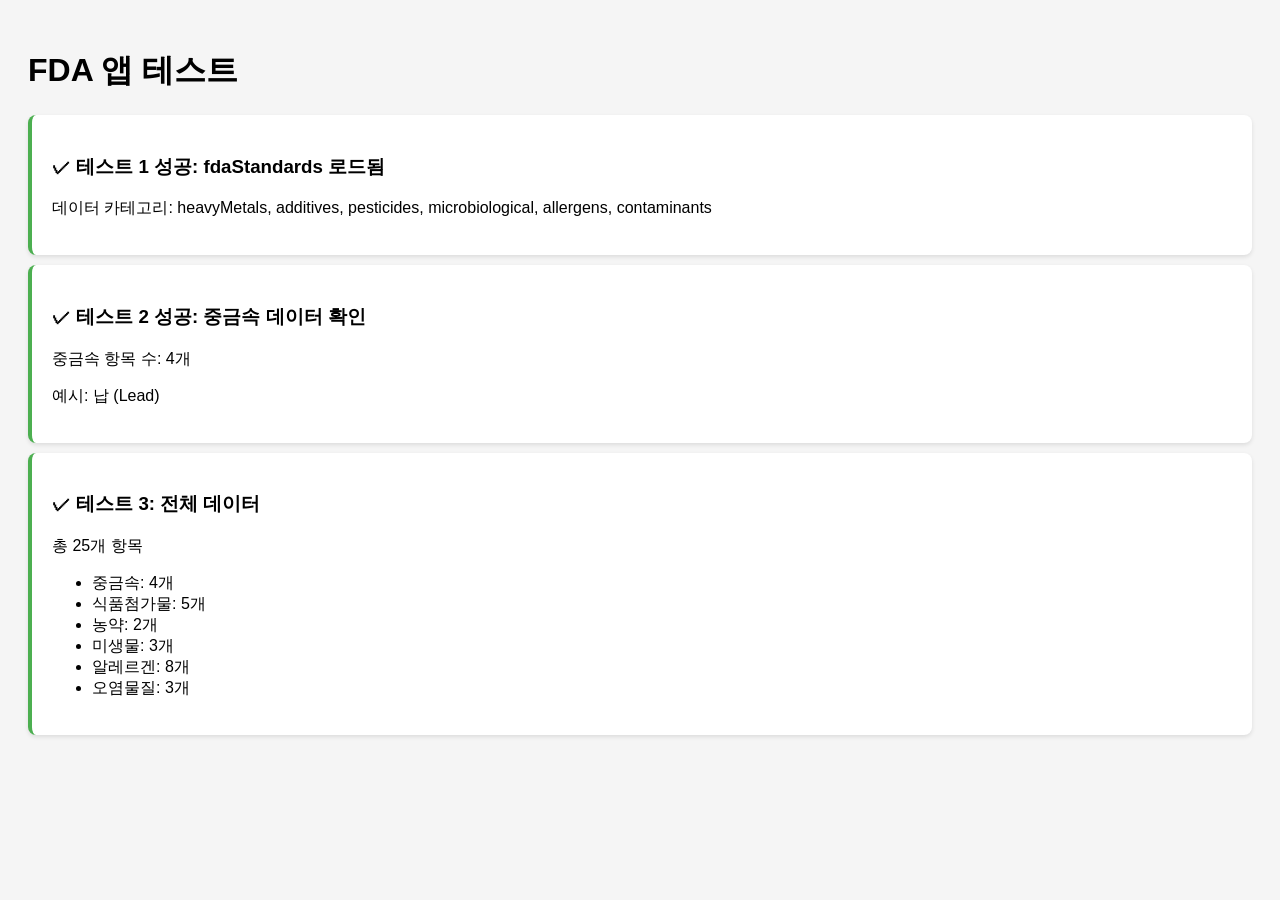
<file: test.html>
<!DOCTYPE html>
<html lang="ko">
<head>
    <meta charset="UTF-8">
    <meta name="viewport" content="width=device-width, initial-scale=1.0">
    <title>FDA 테스트</title>
    <style>
        body {
            font-family: Arial, sans-serif;
            padding: 20px;
            background: #f5f5f5;
        }
        .test-result {
            background: white;
            padding: 20px;
            margin: 10px 0;
            border-radius: 8px;
            box-shadow: 0 2px 4px rgba(0,0,0,0.1);
        }
        .success { border-left: 4px solid #4caf50; }
        .error { border-left: 4px solid #f44336; }
    </style>
</head>
<body>
    <h1>FDA 앱 테스트</h1>
    <div id="testResults"></div>

    <script src="js/fda-data.js"></script>
    <script>
        const results = document.getElementById('testResults');

        // 테스트 1: fdaStandards 로드 확인
        if (typeof fdaStandards !== 'undefined') {
            results.innerHTML += `
                <div class="test-result success">
                    <h3>✓ 테스트 1 성공: fdaStandards 로드됨</h3>
                    <p>데이터 카테고리: ${Object.keys(fdaStandards).join(', ')}</p>
                </div>
            `;
        } else {
            results.innerHTML += `
                <div class="test-result error">
                    <h3>✗ 테스트 1 실패: fdaStandards를 찾을 수 없음</h3>
                </div>
            `;
        }

        // 테스트 2: 데이터 구조 확인
        if (fdaStandards && fdaStandards.heavyMetals) {
            results.innerHTML += `
                <div class="test-result success">
                    <h3>✓ 테스트 2 성공: 중금속 데이터 확인</h3>
                    <p>중금속 항목 수: ${fdaStandards.heavyMetals.length}개</p>
                    <p>예시: ${fdaStandards.heavyMetals[0].name}</p>
                </div>
            `;
        } else {
            results.innerHTML += `
                <div class="test-result error">
                    <h3>✗ 테스트 2 실패: 데이터 구조 오류</h3>
                </div>
            `;
        }

        // 테스트 3: 전체 데이터 카운트
        let totalItems = 0;
        for (let category in fdaStandards) {
            if (Array.isArray(fdaStandards[category])) {
                totalItems += fdaStandards[category].length;
            }
        }
        results.innerHTML += `
            <div class="test-result success">
                <h3>✓ 테스트 3: 전체 데이터</h3>
                <p>총 ${totalItems}개 항목</p>
                <ul>
                    <li>중금속: ${fdaStandards.heavyMetals?.length || 0}개</li>
                    <li>식품첨가물: ${fdaStandards.additives?.length || 0}개</li>
                    <li>농약: ${fdaStandards.pesticides?.length || 0}개</li>
                    <li>미생물: ${fdaStandards.microbiological?.length || 0}개</li>
                    <li>알레르겐: ${fdaStandards.allergens?.length || 0}개</li>
                    <li>오염물질: ${fdaStandards.contaminants?.length || 0}개</li>
                </ul>
            </div>
        `;
    </script>
</body>
</html>
</file>
<file: css/styles.css>
* {
    margin: 0;
    padding: 0;
    box-sizing: border-box;
}

body {
    font-family: 'Segoe UI', Tahoma, Geneva, Verdana, sans-serif;
    background: linear-gradient(135deg, #667eea 0%, #764ba2 100%);
    min-height: 100vh;
    padding: 20px;
    color: #333;
}

.container {
    max-width: 1200px;
    margin: 0 auto;
    background: white;
    border-radius: 20px;
    box-shadow: 0 20px 60px rgba(0, 0, 0, 0.3);
    overflow: hidden;
}

header {
    background: linear-gradient(135deg, #667eea 0%, #764ba2 100%);
    color: white;
    padding: 40px;
    text-align: center;
}

header h1 {
    font-size: 2.5em;
    margin-bottom: 10px;
    text-shadow: 2px 2px 4px rgba(0, 0, 0, 0.2);
}

.subtitle {
    font-size: 1.1em;
    opacity: 0.95;
}

.search-section {
    padding: 30px 40px;
    background: #f8f9fa;
    border-bottom: 2px solid #e9ecef;
}

.search-box {
    display: flex;
    gap: 10px;
    margin-bottom: 20px;
}

#searchInput {
    flex: 1;
    padding: 15px 20px;
    border: 2px solid #ddd;
    border-radius: 10px;
    font-size: 1em;
    transition: all 0.3s ease;
}

#searchInput:focus {
    outline: none;
    border-color: #667eea;
    box-shadow: 0 0 0 3px rgba(102, 126, 234, 0.1);
}

#searchBtn {
    padding: 15px 40px;
    background: linear-gradient(135deg, #667eea 0%, #764ba2 100%);
    color: white;
    border: none;
    border-radius: 10px;
    font-size: 1em;
    font-weight: bold;
    cursor: pointer;
    transition: transform 0.2s ease, box-shadow 0.2s ease;
}

#searchBtn:hover {
    transform: translateY(-2px);
    box-shadow: 0 5px 15px rgba(102, 126, 234, 0.4);
}

#searchBtn:active {
    transform: translateY(0);
}

.filter-buttons {
    display: flex;
    flex-wrap: wrap;
    gap: 10px;
}

.filter-btn {
    padding: 10px 20px;
    background: white;
    border: 2px solid #ddd;
    border-radius: 20px;
    cursor: pointer;
    transition: all 0.3s ease;
    font-size: 0.9em;
}

.filter-btn:hover {
    border-color: #667eea;
    color: #667eea;
}

.filter-btn.active {
    background: linear-gradient(135deg, #667eea 0%, #764ba2 100%);
    color: white;
    border-color: transparent;
}

.results-section {
    padding: 40px;
    min-height: 400px;
}

.welcome-message {
    text-align: center;
    color: #666;
}

.welcome-message h2 {
    color: #667eea;
    margin-bottom: 20px;
    font-size: 2em;
}

.welcome-message p {
    font-size: 1.1em;
    margin-bottom: 20px;
}

.welcome-message ul {
    list-style: none;
    padding: 0;
    display: inline-block;
    text-align: left;
}

.welcome-message li {
    padding: 10px 0;
    position: relative;
    padding-left: 30px;
}

.welcome-message li:before {
    content: "✓";
    position: absolute;
    left: 0;
    color: #667eea;
    font-weight: bold;
    font-size: 1.2em;
}

.result-card {
    background: white;
    border: 2px solid #e9ecef;
    border-radius: 15px;
    padding: 25px;
    margin-bottom: 20px;
    transition: all 0.3s ease;
    box-shadow: 0 2px 5px rgba(0, 0, 0, 0.05);
}

.result-card:hover {
    transform: translateY(-5px);
    box-shadow: 0 10px 25px rgba(0, 0, 0, 0.1);
    border-color: #667eea;
}

.result-header {
    display: flex;
    justify-content: space-between;
    align-items: center;
    margin-bottom: 15px;
    flex-wrap: wrap;
    gap: 10px;
}

.result-title {
    font-size: 1.5em;
    color: #333;
    font-weight: bold;
}

.result-category {
    display: inline-block;
    padding: 5px 15px;
    border-radius: 20px;
    font-size: 0.85em;
    font-weight: bold;
    background: #e9ecef;
    color: #666;
}

.category-heavyMetals {
    background: #ff6b6b;
    color: white;
}

.category-additives {
    background: #4ecdc4;
    color: white;
}

.category-pesticides {
    background: #95e1d3;
    color: #333;
}

.category-microbiological {
    background: #f38181;
    color: white;
}

.category-allergens {
    background: #ffd93d;
    color: #333;
}

.category-contaminants {
    background: #6c5ce7;
    color: white;
}

.result-body {
    line-height: 1.8;
}

.result-row {
    padding: 8px 0;
    border-bottom: 1px solid #f1f3f5;
}

.result-row:last-child {
    border-bottom: none;
}

.result-label {
    font-weight: bold;
    color: #667eea;
    display: inline-block;
    min-width: 120px;
}

.result-value {
    color: #555;
}

.severity-badge {
    display: inline-block;
    padding: 3px 10px;
    border-radius: 12px;
    font-size: 0.85em;
    font-weight: bold;
}

.severity-높음 {
    background: #ff6b6b;
    color: white;
}

.status-badge {
    display: inline-block;
    padding: 3px 10px;
    border-radius: 12px;
    font-size: 0.85em;
    font-weight: bold;
    background: #51cf66;
    color: white;
}

.applies-to {
    display: flex;
    flex-wrap: wrap;
    gap: 5px;
    margin-top: 5px;
}

.applies-to-item {
    background: #f1f3f5;
    padding: 3px 10px;
    border-radius: 10px;
    font-size: 0.85em;
    color: #666;
}

.stats-section {
    padding: 30px 40px;
    background: #f8f9fa;
    border-top: 2px solid #e9ecef;
}

.stats-section h3 {
    text-align: center;
    color: #667eea;
    margin-bottom: 20px;
}

.stats-grid {
    display: grid;
    grid-template-columns: repeat(auto-fit, minmax(200px, 1fr));
    gap: 20px;
}

.stat-card {
    background: white;
    padding: 20px;
    border-radius: 10px;
    text-align: center;
    box-shadow: 0 2px 10px rgba(0, 0, 0, 0.05);
}

.stat-number {
    font-size: 2.5em;
    font-weight: bold;
    color: #667eea;
    margin-bottom: 5px;
}

.stat-label {
    color: #666;
    font-size: 0.9em;
}

.no-results {
    text-align: center;
    padding: 60px 20px;
    color: #999;
}

.no-results-icon {
    font-size: 4em;
    margin-bottom: 20px;
}

.no-results h3 {
    color: #666;
    margin-bottom: 10px;
}

footer {
    background: #2d3436;
    color: white;
    padding: 30px 40px;
    text-align: center;
}

footer p {
    margin: 10px 0;
    opacity: 0.9;
}

footer a {
    color: #74b9ff;
    text-decoration: none;
}

footer a:hover {
    text-decoration: underline;
}

.version {
    font-size: 0.85em;
    opacity: 0.7;
}

@media (max-width: 768px) {
    body {
        padding: 10px;
    }

    header h1 {
        font-size: 1.8em;
    }

    .subtitle {
        font-size: 0.9em;
    }

    .search-section,
    .results-section,
    .stats-section {
        padding: 20px;
    }

    .search-box {
        flex-direction: column;
    }

    #searchBtn {
        width: 100%;
    }

    .result-header {
        flex-direction: column;
        align-items: flex-start;
    }

    .stats-grid {
        grid-template-columns: 1fr;
    }
}
</file>
